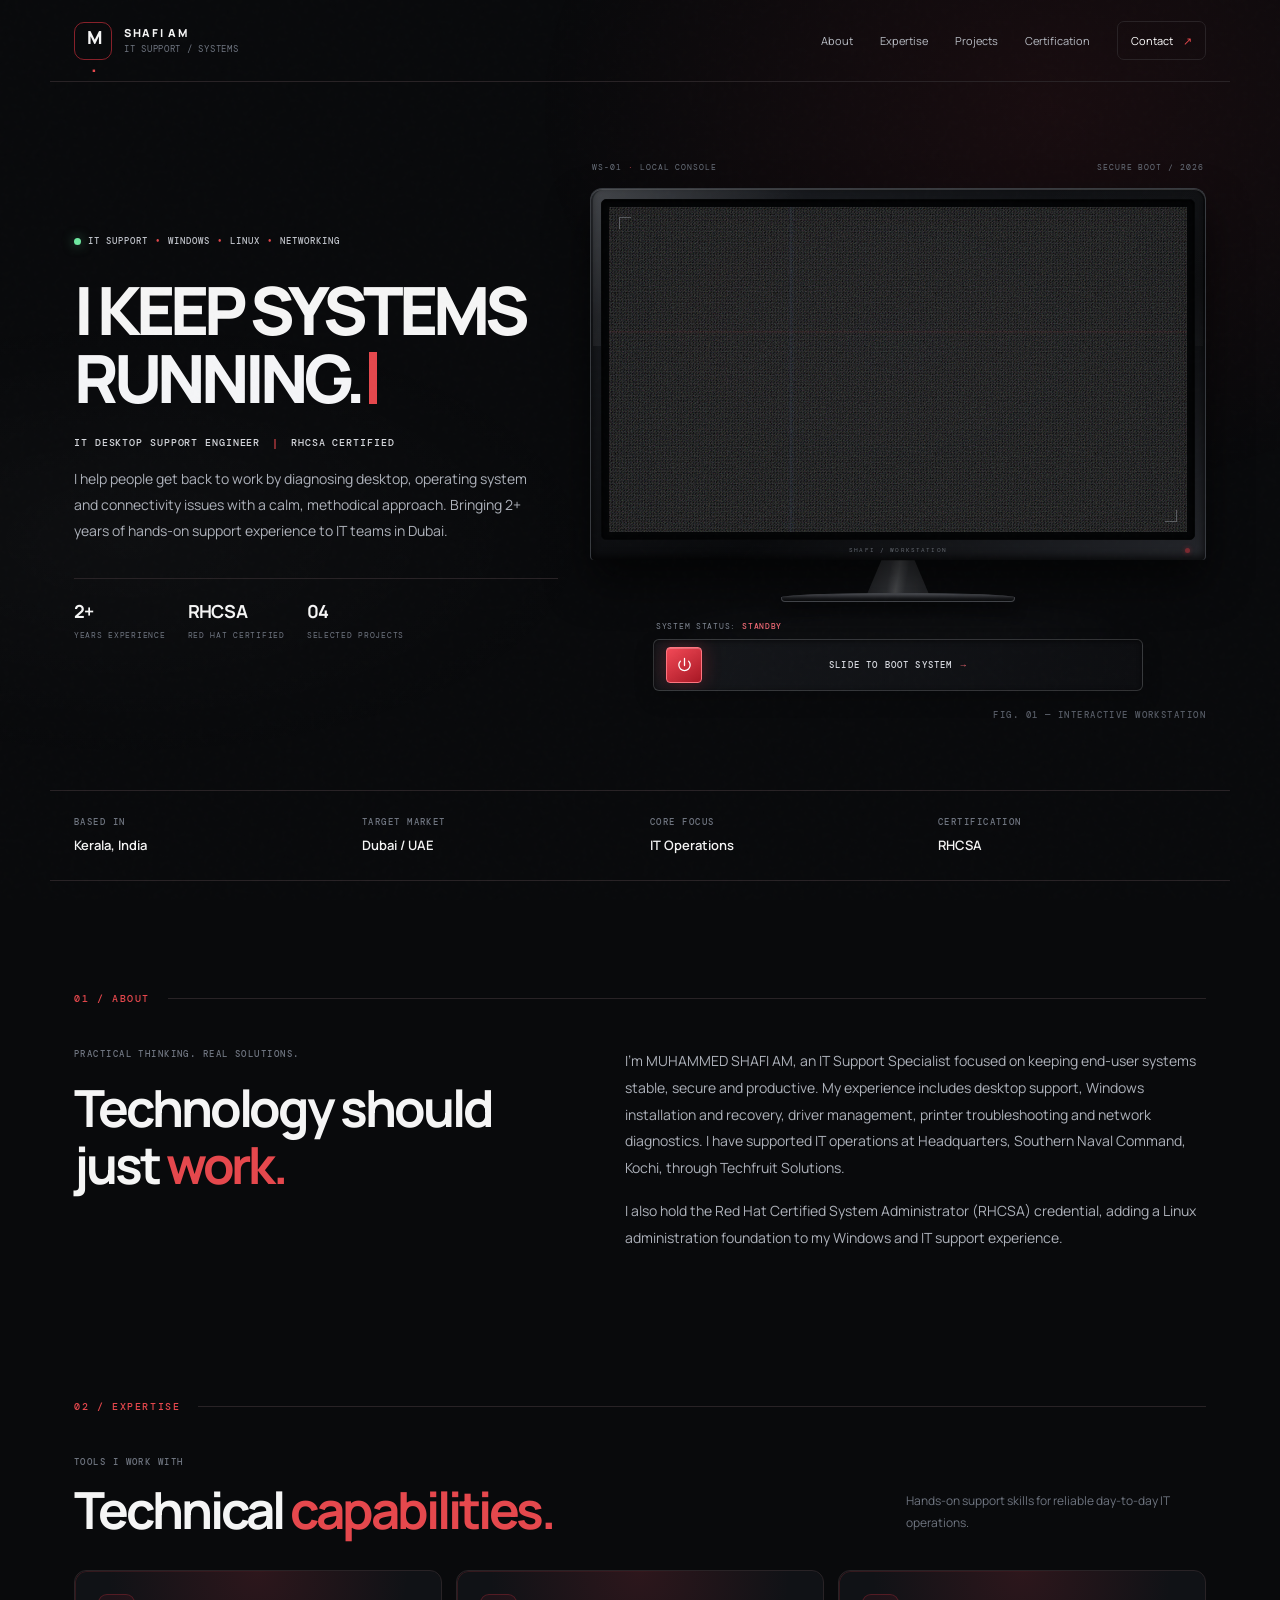
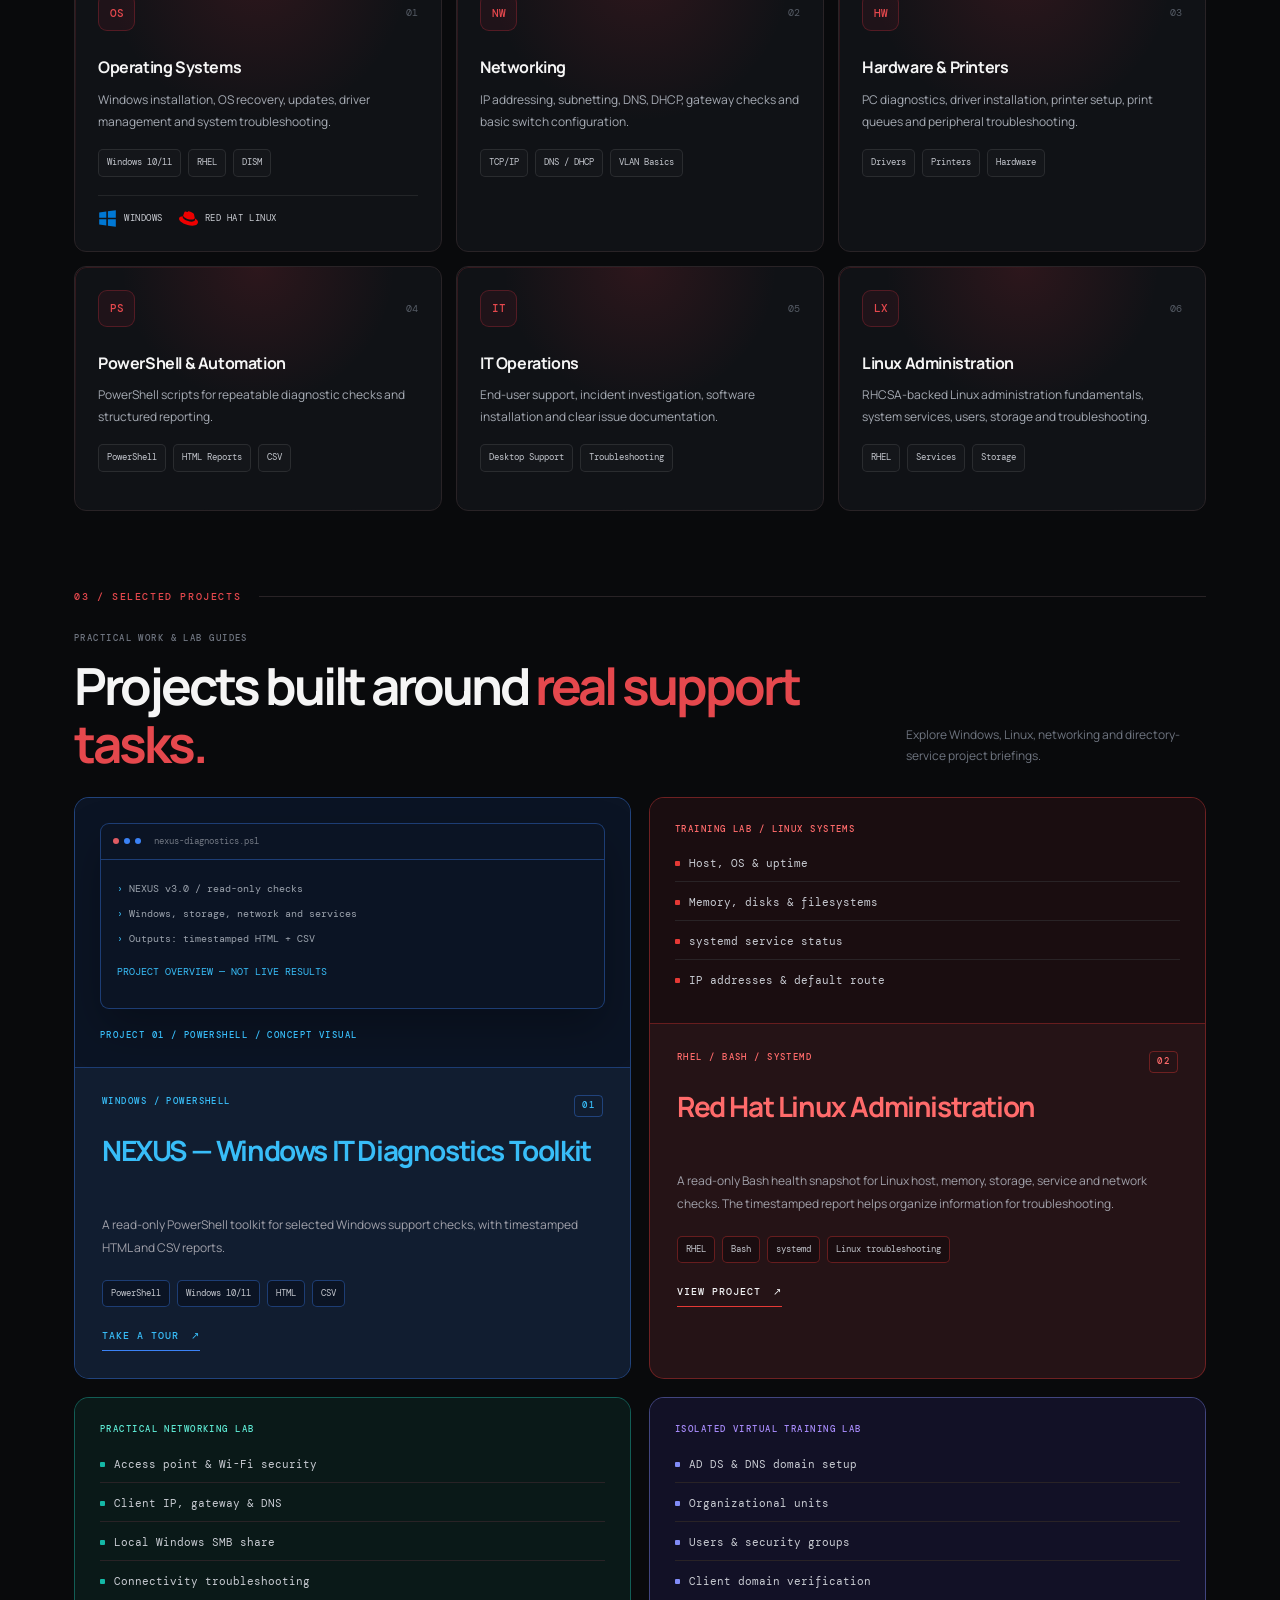
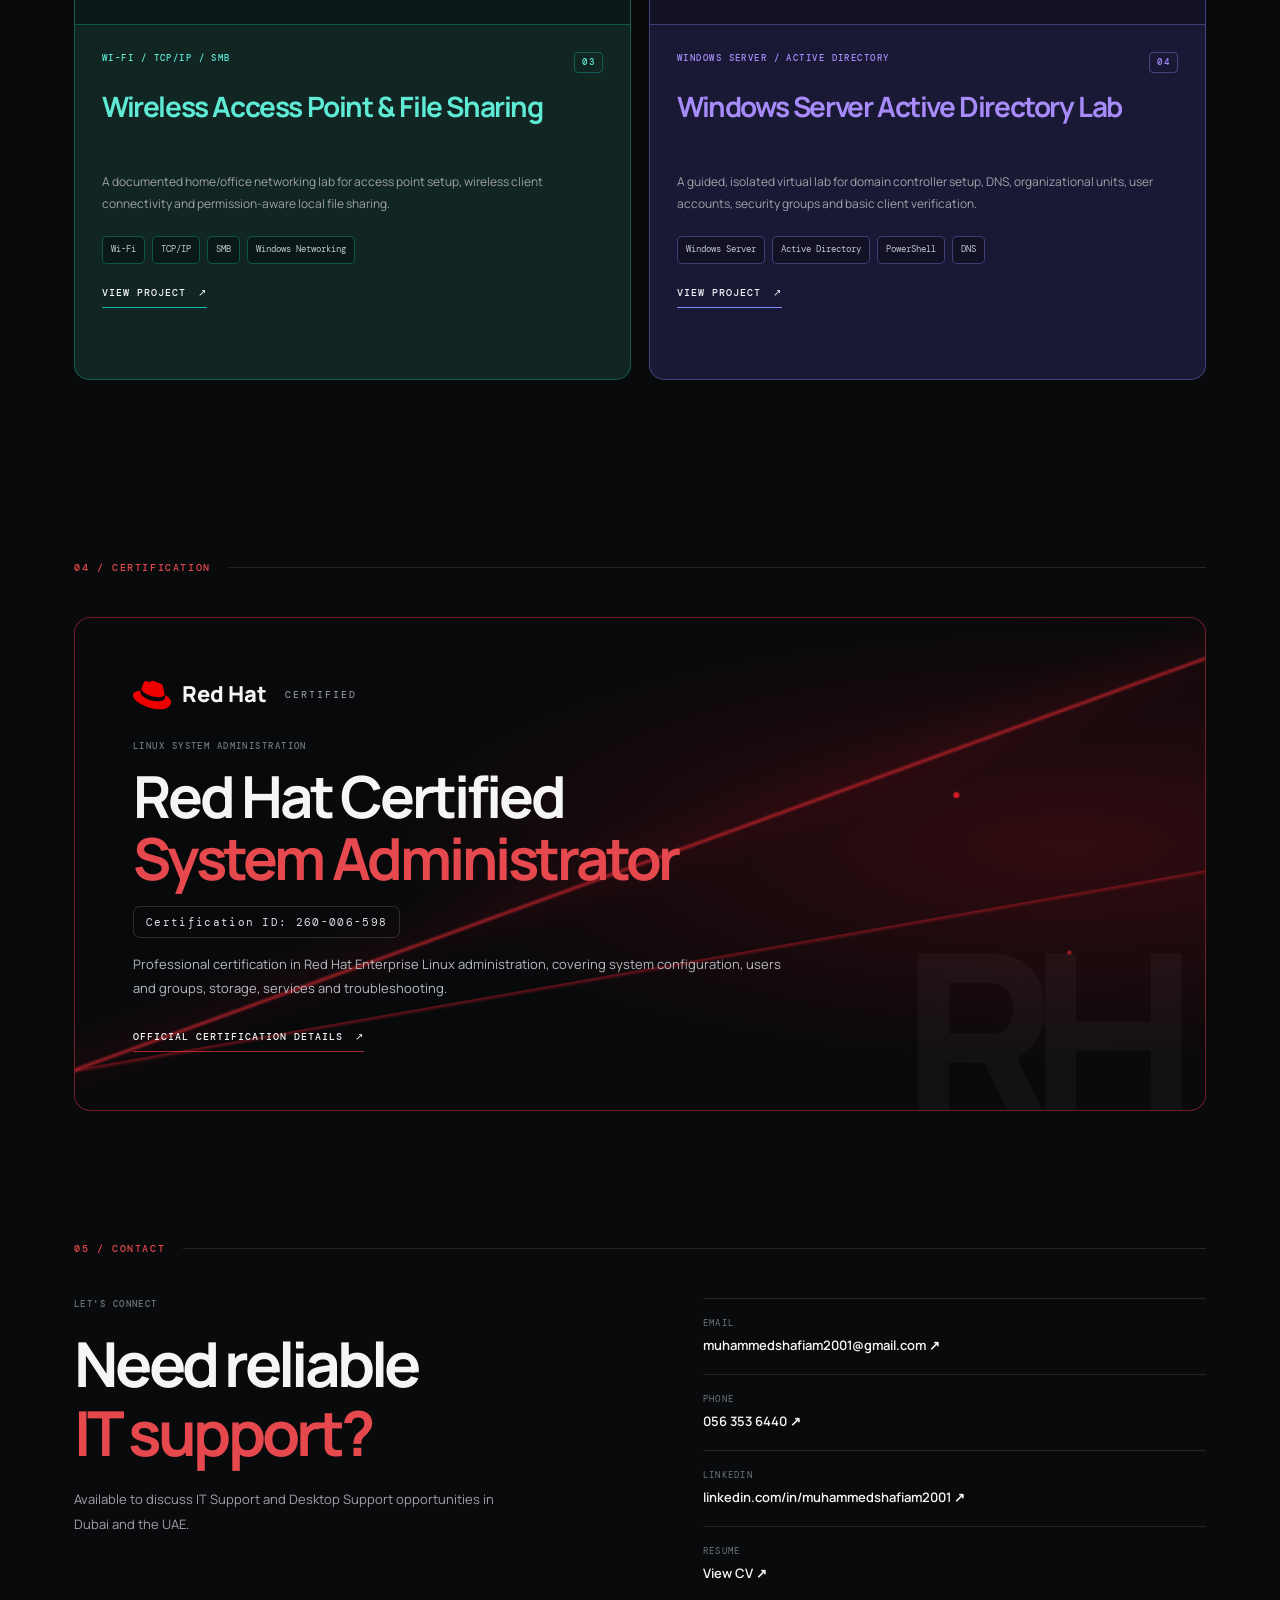
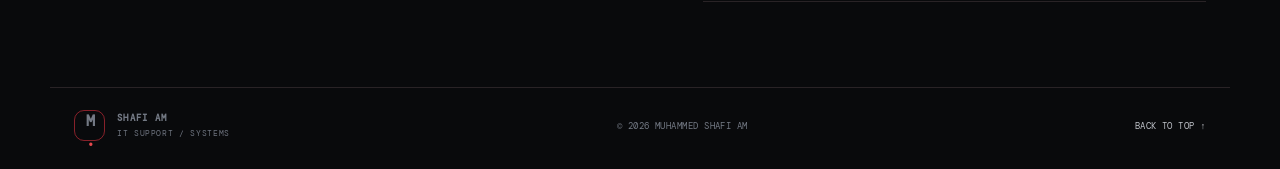
<file: index.html>
<!doctype html>
<html lang="en">
<head>
  <meta charset="utf-8">
  <meta name="viewport" content="width=device-width, initial-scale=1">
  <meta name="theme-color" content="#090a0c">
  <meta name="description" content="MUHAMMED SHAFI AM — IT Support Specialist, RHCSA certified, with hands-on desktop support experience supporting Southern Naval Command through Techfruit Solutions.">
  <title>MUHAMMED SHAFI AM | IT Support Specialist</title>
  <link rel="preconnect" href="https://fonts.googleapis.com">
  <link rel="preconnect" href="https://fonts.gstatic.com" crossorigin>
  <link href="https://fonts.googleapis.com/css2?family=DM+Mono:wght@400;500&family=Manrope:wght@400;500;600;700;800&display=swap" rel="stylesheet">
  <link rel="stylesheet" href="style.css">
  <script src="script.js" defer></script>
</head>
<body>
  <div class="page-noise" aria-hidden="true"></div>
  <header class="site-header">
    <a class="brand" href="#home" aria-label="Muhammed Shafi AM home">
      <span class="brand-mark">M<span>.</span></span>
      <span class="brand-name">SHAFI AM<small>IT SUPPORT / SYSTEMS</small></span>
    </a>
    <button class="menu-toggle" type="button" aria-expanded="false" aria-controls="primary-nav" aria-label="Toggle navigation">
      <span></span><span></span>
    </button>
    <nav id="primary-nav" class="primary-nav" aria-label="Main navigation">
      <a href="#about">About</a>
      <a href="#skills">Expertise</a>
      <a href="#projects">Projects</a>
      <a href="#certifications">Certification</a>
      <a class="nav-contact" href="#contact">Contact <span>↗</span></a>
    </nav>
  </header>

  <main>
    <section class="hero section-wrap" id="home">
      <div class="hero-copy">
        <p class="eyebrow"><span class="status-dot"></span> IT SUPPORT <i>•</i> WINDOWS <i>•</i> LINUX <i>•</i> NETWORKING</p>
        <h1>I KEEP SYSTEMS <span>RUNNING.</span></h1>
        <p class="hero-role">IT DESKTOP SUPPORT ENGINEER <span>|</span> RHCSA CERTIFIED</p>
        <p class="hero-intro">I help people get back to work by diagnosing desktop, operating system and connectivity issues with a calm, methodical approach. Bringing 2+ years of hands-on support experience to IT teams in Dubai.</p>
        <div class="hero-proof">
          <div><strong>2+</strong><span>YEARS EXPERIENCE</span></div>
          <div><strong>RHCSA</strong><span>RED HAT CERTIFIED</span></div>
          <div><strong>04</strong><span>SELECTED PROJECTS</span></div>
        </div>
      </div>
      <div class="hero-visual" aria-label="Interactive workstation boot experience">
        <div class="monitor-scene" id="boot-monitor" data-state="standby" style="--boot-progress: 0">
          <div class="network-grid" aria-hidden="true"></div>
          <span class="monitor-hud hud-left" aria-hidden="true">WS-01 <i>·</i> LOCAL CONSOLE</span>
          <span class="monitor-hud hud-right" aria-hidden="true">SECURE BOOT / 2026</span>
          <div class="monitor">
            <div class="monitor-bezel">
              <div class="monitor-screen" aria-live="polite">
                <div class="screen-backlight" aria-hidden="true"></div>
                <div class="screen-noise" aria-hidden="true"></div>
                <div class="screen-scanlines" aria-hidden="true"></div>
                <div class="screen-glitch" aria-hidden="true"></div>
                <div class="boot-console">
                  <span class="boot-brand">SHAFI<span>/</span>SUPPORT <i>BIOS v2.6</i></span>
                  <p class="boot-line" data-step="18"><i>01</i> INITIALIZING HARDWARE<span class="boot-result">OK</span></p>
                  <p class="boot-line" data-step="39"><i>02</i> CHECKING SYSTEM INTEGRITY<span class="boot-result">PASS</span></p>
                  <p class="boot-line" data-step="61"><i>03</i> LOADING IT SUPPORT ENVIRONMENT<span class="boot-result">READY</span></p>
                  <p class="boot-line boot-complete" data-step="83"><i>04</i> SYSTEM ONLINE<span class="boot-result">100%</span></p>
                </div>
                <div class="welcome-screen">
                  <span class="welcome-kicker"><i></i> WORKSTATION SESSION ESTABLISHED</span>
                  <h2>MUHAMMED<br>SHAFI AM<span>.</span></h2>
                  <p class="welcome-role">IT DESKTOP SUPPORT ENGINEER</p>
                  <span class="welcome-cert">RHCSA CERTIFIED <i>·</i> DUBAI / UAE</span>
                  <div class="welcome-status">
                    <p><span>WORKSTATION</span><b><i></i> ONLINE</b></p>
                    <p><span>NETWORK</span><b><i></i> CONNECTED</b></p>
                    <p><span>DIAGNOSTICS</span><b><i></i> READY</b></p>
                  </div>
                  <div class="welcome-actions">
                    <a href="#about">EXPLORE MY WORK <span>↘</span></a>
                    <a href="#projects">VIEW MY PROJECTS <span>↘</span></a>
                  </div>
                </div>
                <span class="screen-corner screen-corner-tl" aria-hidden="true"></span>
                <span class="screen-corner screen-corner-br" aria-hidden="true"></span>
              </div>
            </div>
            <div class="monitor-lower-bezel"><span>SHAFI / WORKSTATION</span><i class="monitor-power-led"></i></div>
          </div>
          <div class="monitor-stand" aria-hidden="true"><span></span></div>
          <div class="monitor-base" aria-hidden="true"></div>
          <div class="monitor-reflection" aria-hidden="true"></div>
          <div class="boot-controls">
            <div class="boot-status"><span>SYSTEM STATUS:</span><strong id="boot-status-text">STANDBY</strong><button class="boot-reset" id="boot-reset" type="button" aria-label="Reset workstation boot" hidden>↻ REBOOT</button></div>
            <div class="boot-slider" id="boot-slider" role="slider" tabindex="0" aria-label="Slide to boot workstation" aria-valuemin="0" aria-valuemax="100" aria-valuenow="0" aria-valuetext="System standby. Use arrow keys to boot." aria-describedby="boot-instructions">
              <span class="slider-track-fill" aria-hidden="true"></span>
              <span class="slider-instruction" id="boot-instructions">SLIDE TO BOOT SYSTEM <span>→</span></span>
              <span class="slider-handle" aria-hidden="true"><svg viewBox="0 0 24 24"><path d="M12 2v10M6.2 5.8a8 8 0 1 0 11.6 0"/></svg></span>
            </div>
            <span class="sr-only" id="boot-live-status" aria-live="polite">System status: standby.</span>
          </div>
        </div>
        <span class="visual-index">FIG. 01 — INTERACTIVE WORKSTATION</span>
      </div>
    </section>

    <section class="metrics-strip">
      <div><span class="metric-label">BASED IN</span><strong>Kerala, India</strong></div>
      <div><span class="metric-label">TARGET MARKET</span><strong>Dubai / UAE</strong></div>
      <div><span class="metric-label">CORE FOCUS</span><strong>IT Operations</strong></div>
      <div><span class="metric-label">CERTIFICATION</span><strong>RHCSA</strong></div>
    </section>

    <section class="content-section section-wrap" id="about">
      <div class="section-heading"><span class="section-index">01 / ABOUT</span><span class="heading-rule"></span></div>
      <div class="about-layout">
        <div>
          <p class="section-overline">PRACTICAL THINKING. REAL SOLUTIONS.</p>
          <h2>Technology should<br>just <span>work.</span></h2>
        </div>
        <div class="about-copy">
          <p>I’m MUHAMMED SHAFI AM, an IT Support Specialist focused on keeping end-user systems stable, secure and productive. My experience includes desktop support, Windows installation and recovery, driver management, printer troubleshooting and network diagnostics. I have supported IT operations at Headquarters, Southern Naval Command, Kochi, through Techfruit Solutions.</p>
          <p>I also hold the Red Hat Certified System Administrator (RHCSA) credential, adding a Linux administration foundation to my Windows and IT support experience.</p>
        </div>
      </div>
    </section>

    <section class="content-section section-wrap" id="skills">
      <div class="section-heading"><span class="section-index">02 / EXPERTISE</span><span class="heading-rule"></span></div>
      <div class="section-title-row"><div><p class="section-overline">TOOLS I WORK WITH</p><h2>Technical <span>capabilities.</span></h2></div><p class="section-side-note">Hands-on support skills for reliable day-to-day IT operations.</p></div>
      <div class="skills-grid">
        <article class="skill-card"><div class="skill-top"><span class="skill-symbol">OS</span><span class="card-number">01</span></div><h3>Operating Systems</h3><p>Windows installation, OS recovery, updates, driver management and system troubleshooting.</p><div class="skill-tags"><span>Windows 10/11</span><span>RHEL</span><span>DISM</span></div><div class="os-brand-row"><span class="os-brand"><svg class="windows-icon" viewBox="0 0 24 24" aria-hidden="true"><path fill="currentColor" d="M1.5 4.5 10.5 3.2v8H1.5V4.5zm11-1.6 10-1.4v9.7h-10V2.9zM1.5 12.8h9v8L1.5 19.5v-6.7zm11 0h10v9.7l-10-1.4v-8.3z"/></svg> WINDOWS</span><span class="os-brand"><svg class="redhat-icon" viewBox="0 0 24 24" aria-hidden="true"><path fill="currentColor" d="M16.009 13.386c1.577 0 3.86-.326 3.86-2.202a1.765 1.765 0 0 0-.04-.431l-.94-4.08c-.216-.898-.406-1.305-1.982-2.093-1.223-.625-3.888-1.658-4.676-1.658-.733 0-.947.946-1.822.946-.842 0-1.467-.706-2.255-.706-.757 0-1.25.515-1.63 1.576 0 0-1.06 2.99-1.197 3.424a.81.81 0 0 0-.028.245c0 1.162 4.577 4.974 10.71 4.974m4.101-1.435c.218 1.032.218 1.14.218 1.277 0 1.765-1.984 2.745-4.593 2.745-5.895.004-11.06-3.451-11.06-5.734a2.326 2.326 0 0 1 .19-.925C2.746 9.415 0 9.794 0 12.217c0 3.969 9.405 8.861 16.851 8.861 5.71 0 7.149-2.582 7.149-4.62 0-1.605-1.387-3.425-3.887-4.512"/></svg> RED HAT LINUX</span></div></article>
        <article class="skill-card"><div class="skill-top"><span class="skill-symbol">NW</span><span class="card-number">02</span></div><h3>Networking</h3><p>IP addressing, subnetting, DNS, DHCP, gateway checks and basic switch configuration.</p><div class="skill-tags"><span>TCP/IP</span><span>DNS / DHCP</span><span>VLAN Basics</span></div></article>
        <article class="skill-card"><div class="skill-top"><span class="skill-symbol">HW</span><span class="card-number">03</span></div><h3>Hardware & Printers</h3><p>PC diagnostics, driver installation, printer setup, print queues and peripheral troubleshooting.</p><div class="skill-tags"><span>Drivers</span><span>Printers</span><span>Hardware</span></div></article>
        <article class="skill-card"><div class="skill-top"><span class="skill-symbol">PS</span><span class="card-number">04</span></div><h3>PowerShell & Automation</h3><p>PowerShell scripts for repeatable diagnostic checks and structured reporting.</p><div class="skill-tags"><span>PowerShell</span><span>HTML Reports</span><span>CSV</span></div></article>
        <article class="skill-card"><div class="skill-top"><span class="skill-symbol">IT</span><span class="card-number">05</span></div><h3>IT Operations</h3><p>End-user support, incident investigation, software installation and clear issue documentation.</p><div class="skill-tags"><span>Desktop Support</span><span>Troubleshooting</span></div></article>
        <article class="skill-card"><div class="skill-top"><span class="skill-symbol">LX</span><span class="card-number">06</span></div><h3>Linux Administration</h3><p>RHCSA-backed Linux administration fundamentals, system services, users, storage and troubleshooting.</p><div class="skill-tags"><span>RHEL</span><span>Services</span><span>Storage</span></div></article>
      </div>
    </section>

    <section class="content-section section-wrap projects-section" id="projects">
      <div class="section-heading"><span class="section-index">03 / SELECTED PROJECTS</span><span class="heading-rule"></span></div>
      <div class="section-title-row"><div><p class="section-overline">PRACTICAL WORK &amp; LAB GUIDES</p><h2>Projects built around <span>real support tasks.</span></h2></div><p class="section-side-note">Explore Windows, Linux, networking and directory-service project briefings.</p></div>
      <div class="projects-grid">
        <article class="project-card project-card-stack project-card-nexus">
          <div class="project-visual"><div class="terminal-window"><div class="terminal-head"><i></i><i></i><i></i><span>nexus-diagnostics.ps1</span></div><div class="terminal-content"><p><em>›</em> NEXUS v3.0 / read-only checks</p><p><em>›</em> Windows, storage, network and services</p><p><em>›</em> Outputs: timestamped HTML + CSV</p><p class="terminal-ok">PROJECT OVERVIEW — NOT LIVE RESULTS</p></div></div><span class="visual-caption">PROJECT 01 / POWERSHELL / CONCEPT VISUAL</span></div>
          <div class="project-details"><div class="project-meta"><span>WINDOWS / POWERSHELL</span><span>01</span></div><h3>NEXUS — Windows IT Diagnostics Toolkit</h3><p>A read-only PowerShell toolkit for selected Windows support checks, with timestamped HTML and CSV reports.</p><div class="skill-tags"><span>PowerShell</span><span>Windows 10/11</span><span>HTML</span><span>CSV</span></div><div class="project-actions"><a class="text-link nexus-tour" href="projects/01-nexus-windows-diagnostics/index.html">TAKE A TOUR <span>↗</span></a></div></div>
        </article>
        <article class="project-card project-card-stack project-card-rhel">
          <div class="project-visual project-visual-summary"><span class="visual-caption">TRAINING LAB / LINUX SYSTEMS</span><ul class="project-summary-list"><li>Host, OS &amp; uptime</li><li>Memory, disks &amp; filesystems</li><li>systemd service status</li><li>IP addresses &amp; default route</li></ul></div>
          <div class="project-details"><div class="project-meta"><span>RHEL / BASH / SYSTEMD</span><span>02</span></div><h3>Red Hat Linux Administration</h3><p>A read-only Bash health snapshot for Linux host, memory, storage, service and network checks. The timestamped report helps organize information for troubleshooting.</p><div class="skill-tags"><span>RHEL</span><span>Bash</span><span>systemd</span><span>Linux troubleshooting</span></div><div class="project-actions"><a class="text-link" href="projects/IT_Project_Bundle/03-RHEL-Basic-Health-Check/index.html">VIEW PROJECT <span>↗</span></a></div></div>
        </article>
        <article class="project-card project-card-stack project-card-wireless">
          <div class="project-visual project-visual-summary"><span class="visual-caption">PRACTICAL NETWORKING LAB</span><ul class="project-summary-list"><li>Access point &amp; Wi-Fi security</li><li>Client IP, gateway &amp; DNS</li><li>Local Windows SMB share</li><li>Connectivity troubleshooting</li></ul></div>
          <div class="project-details"><div class="project-meta"><span>WI-FI / TCP/IP / SMB</span><span>03</span></div><h3>Wireless Access Point &amp; File Sharing</h3><p>A documented home/office networking lab for access point setup, wireless client connectivity and permission-aware local file sharing.</p><div class="skill-tags"><span>Wi-Fi</span><span>TCP/IP</span><span>SMB</span><span>Windows Networking</span></div><div class="project-actions"><a class="text-link" href="projects/IT_Project_Bundle/06-Wireless-AP-File-Sharing/index.html">VIEW PROJECT <span>↗</span></a></div></div>
        </article>
        <article class="project-card project-card-stack project-card-active-directory">
          <div class="project-visual project-visual-summary"><span class="visual-caption">ISOLATED VIRTUAL TRAINING LAB</span><ul class="project-summary-list"><li>AD DS &amp; DNS domain setup</li><li>Organizational units</li><li>Users &amp; security groups</li><li>Client domain verification</li></ul></div>
          <div class="project-details"><div class="project-meta"><span>WINDOWS SERVER / ACTIVE DIRECTORY</span><span>04</span></div><h3>Windows Server Active Directory Lab</h3><p>A guided, isolated virtual lab for domain controller setup, DNS, organizational units, user accounts, security groups and basic client verification.</p><div class="skill-tags"><span>Windows Server</span><span>Active Directory</span><span>PowerShell</span><span>DNS</span></div><div class="project-actions"><a class="text-link" href="projects/IT_Project_Bundle/04-Windows-Server-Active-Directory/index.html">VIEW PROJECT <span>↗</span></a></div></div>
        </article>
      </div>
    </section>

    <section class="content-section section-wrap" id="certifications">
      <div class="section-heading"><span class="section-index">04 / CERTIFICATION</span><span class="heading-rule"></span></div>
      <article class="rh-cert-banner">
        <div class="rh-cert-content"><div class="rh-cert-brand"><svg class="rh-mark" viewBox="0 0 24 24" aria-hidden="true"><path fill="currentColor" d="M16.009 13.386c1.577 0 3.86-.326 3.86-2.202a1.765 1.765 0 0 0-.04-.431l-.94-4.08c-.216-.898-.406-1.305-1.982-2.093-1.223-.625-3.888-1.658-4.676-1.658-.733 0-.947.946-1.822.946-.842 0-1.467-.706-2.255-.706-.757 0-1.25.515-1.63 1.576 0 0-1.06 2.99-1.197 3.424a.81.81 0 0 0-.028.245c0 1.162 4.577 4.974 10.71 4.974m4.101-1.435c.218 1.032.218 1.14.218 1.277 0 1.765-1.984 2.745-4.593 2.745-5.895.004-11.06-3.451-11.06-5.734a2.326 2.326 0 0 1 .19-.925C2.746 9.415 0 9.794 0 12.217c0 3.969 9.405 8.861 16.851 8.861 5.71 0 7.149-2.582 7.149-4.62 0-1.605-1.387-3.425-3.887-4.512"/></svg><span class="rh-brand-name">Red Hat</span><span class="rh-certified">CERTIFIED</span></div><p class="section-overline">LINUX SYSTEM ADMINISTRATION</p><h2>Red Hat Certified<br><span>System Administrator</span></h2><div class="credential-code">Certification ID: 260-006-598</div><p class="rh-description">Professional certification in Red Hat Enterprise Linux administration, covering system configuration, users and groups, storage, services and troubleshooting.</p><a class="text-link" href="https://www.redhat.com/en/services/certification/rhcsa" target="_blank" rel="noopener noreferrer">OFFICIAL CERTIFICATION DETAILS <span>↗</span></a></div><span class="rh-watermark" aria-hidden="true">RH</span>
      </article>
    </section>

    <section class="contact-section section-wrap" id="contact">
      <div class="section-heading"><span class="section-index">05 / CONTACT</span><span class="heading-rule"></span></div>
      <div class="contact-layout"><div><p class="section-overline">LET'S CONNECT</p><h2>Need reliable<br><span>IT support?</span></h2><p class="contact-copy">Available to discuss IT Support and Desktop Support opportunities in Dubai and the UAE.</p></div><div class="contact-actions"><a class="contact-link" href="https://mail.google.com/mail/?view=cm&fs=1&to=muhammedshafiam2001@gmail.com" target="_blank" rel="noopener noreferrer"><span>Email</span><strong>muhammedshafiam2001@gmail.com ↗</strong></a><a class="contact-link" href="tel:+971563536440"><span>Phone</span><strong>056 353 6440 ↗</strong></a><a class="contact-link" href="https://www.linkedin.com/in/muhammedshafiam2001" target="_blank" rel="noopener noreferrer"><span>LinkedIn</span><strong>linkedin.com/in/muhammedshafiam2001 ↗</strong></a><a class="contact-link" href="assets/MUHAMMED%20SHAFI%20CV%20IT.pdf" target="_blank" rel="noopener noreferrer"><span>Resume</span><strong>View CV ↗</strong></a></div></div>
    </section>
  </main>

  <footer class="site-footer"><a class="brand footer-brand" href="#home"><span class="brand-mark">M<span>.</span></span><span class="brand-name">SHAFI AM<small>IT SUPPORT / SYSTEMS</small></span></a><span>© <span id="year"></span> MUHAMMED SHAFI AM</span><a href="#home" class="back-top">BACK TO TOP ↑</a></footer>
</body>
</html>
</file>
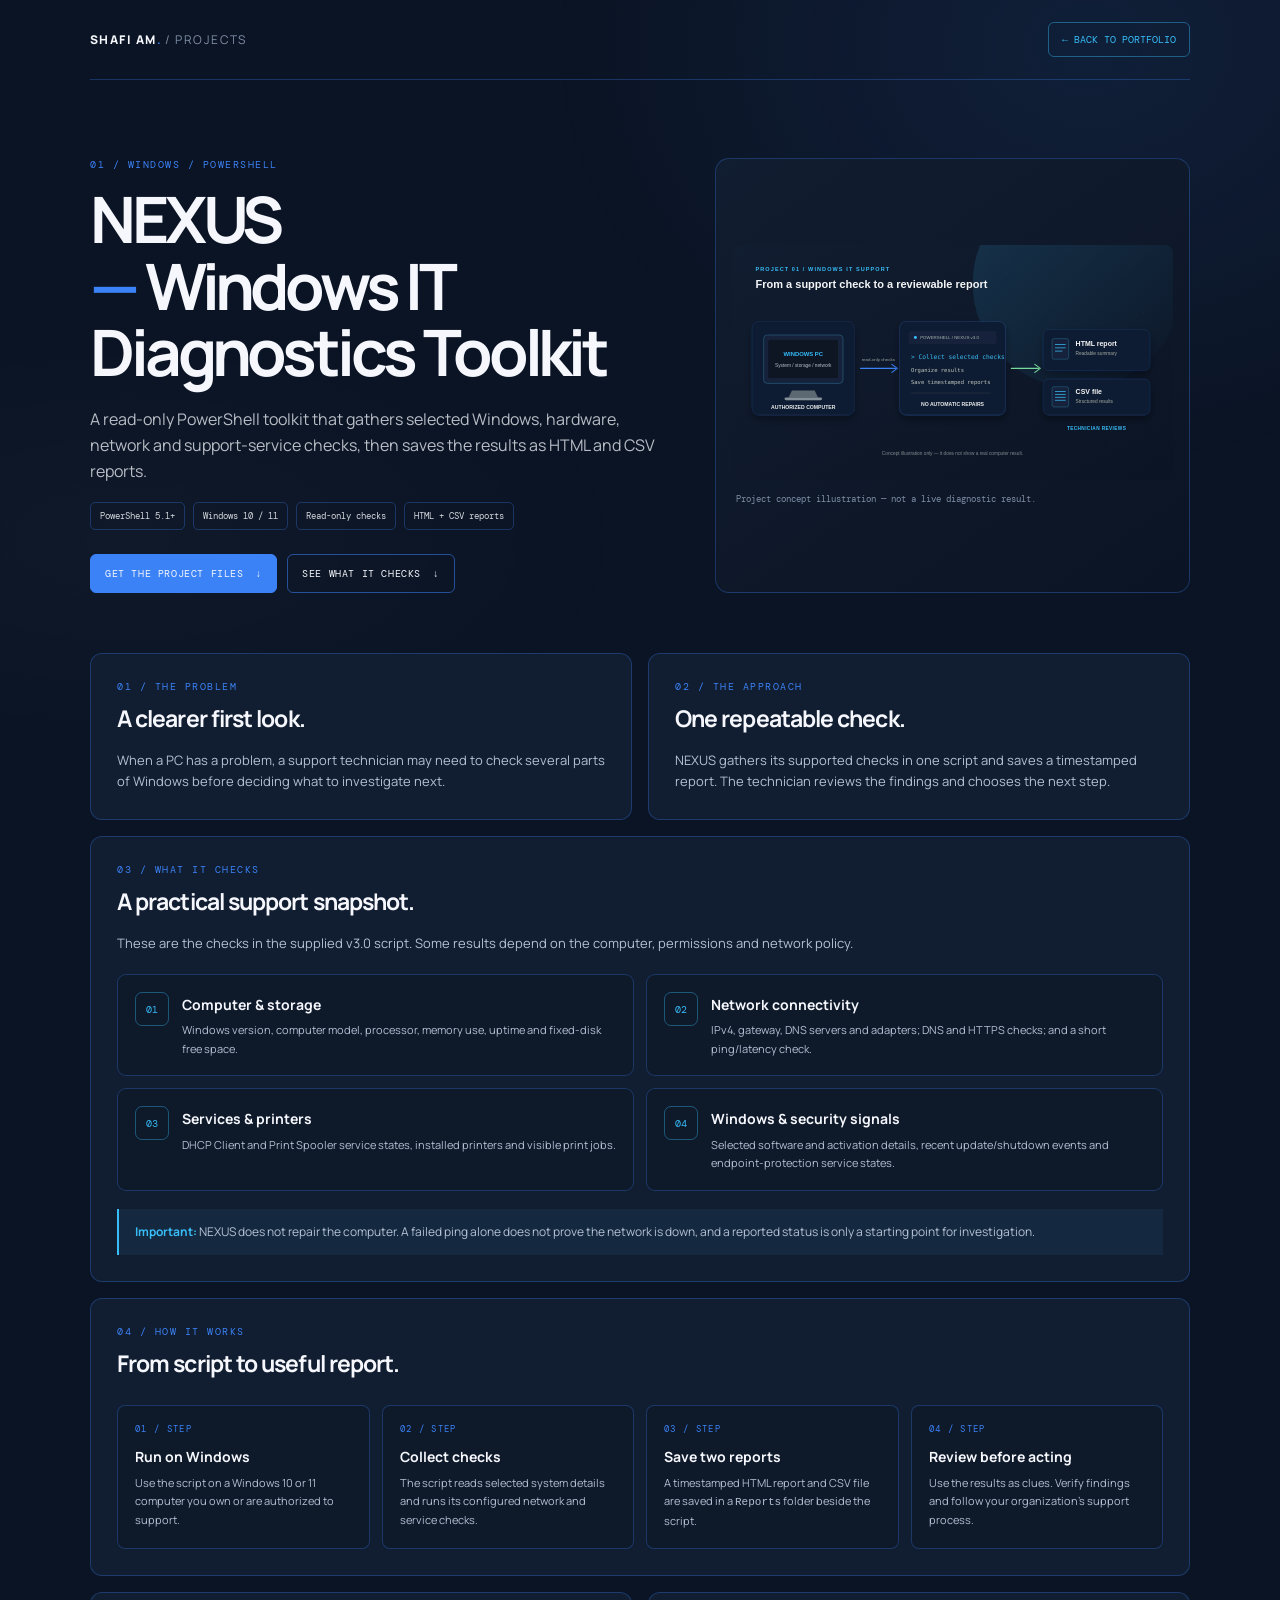
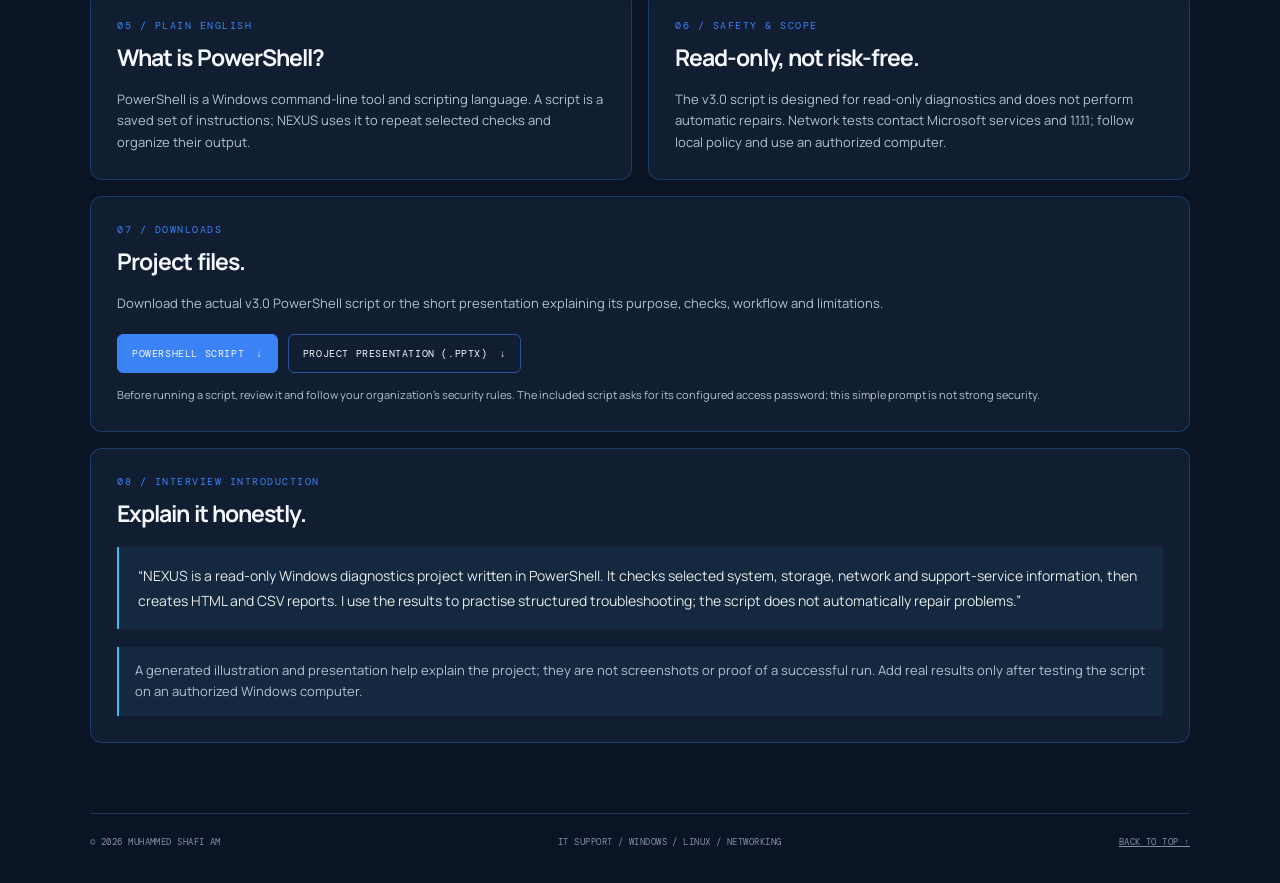
<file: projects/01-nexus-windows-diagnostics/index.html>
<!doctype html>
<html lang="en">
<head>
  <meta charset="utf-8">
  <meta name="viewport" content="width=device-width,initial-scale=1">
  <meta name="description" content="NEXUS is a read-only Windows PowerShell diagnostics toolkit that creates HTML and CSV reports for IT troubleshooting.">
  <meta name="theme-color" content="#0B1424">
  <title>NEXUS — Windows IT Diagnostics Toolkit | MUHAMMED SHAFI AM</title>
  <link rel="preconnect" href="https://fonts.googleapis.com">
  <link rel="preconnect" href="https://fonts.gstatic.com" crossorigin>
  <link href="https://fonts.googleapis.com/css2?family=DM+Mono:wght@400;500&family=Manrope:wght@400;500;600;700;800&display=swap" rel="stylesheet">
  <link rel="stylesheet" href="style.css">
  <script src="script.js" defer></script>
</head>
<body class="theme-nexus">
  <div class="wrap">
    <header class="top" id="top">
      <a class="brand" href="../../index.html">SHAFI AM<b>.</b> <span>/ PROJECTS</span></a>
      <a class="back" href="../../index.html">← BACK TO PORTFOLIO</a>
    </header>
    <main>
      <section class="hero">
        <div>
          <div class="eyebrow">01 / WINDOWS / POWERSHELL</div>
          <h1>NEXUS<br><span>—</span> Windows IT Diagnostics Toolkit</h1>
          <p class="lead">A read-only PowerShell toolkit that gathers selected Windows, hardware, network and support-service checks, then saves the results as HTML and CSV reports.</p>
          <div class="tags">
            <span>PowerShell 5.1+</span>
            <span>Windows 10 / 11</span>
            <span>Read-only checks</span>
            <span>HTML + CSV reports</span>
          </div>
          <div class="actions">
            <a class="btn primary" href="#downloads">GET THE PROJECT FILES <span aria-hidden="true">↓</span></a>
            <a class="btn" href="#what-it-checks">SEE WHAT IT CHECKS <span aria-hidden="true">↓</span></a>
          </div>
        </div>
        <figure class="visual-art">
          <img src="assets/nexus-workflow.svg" alt="Illustration of a Windows PC sending diagnostic checks through NEXUS to HTML and CSV reports">
          <figcaption>Project concept illustration — not a live diagnostic result.</figcaption>
        </figure>
      </section>

      <section class="grid">
        <article class="card">
          <div class="label">01 / THE PROBLEM</div>
          <h2>A clearer first look.</h2>
          <p>When a PC has a problem, a support technician may need to check several parts of Windows before deciding what to investigate next.</p>
        </article>
        <article class="card">
          <div class="label">02 / THE APPROACH</div>
          <h2>One repeatable check.</h2>
          <p>NEXUS gathers its supported checks in one script and saves a timestamped report. The technician reviews the findings and chooses the next step.</p>
        </article>
        <article class="card wide">
          <div class="label">03 / WHAT IT CHECKS</div>
          <h2>A practical support snapshot.</h2>
          <p class="section-intro">These are the checks in the supplied v3.0 script. Some results depend on the computer, permissions and network policy.</p>
          <div class="check-grid" id="what-it-checks">
            <section class="check-item">
              <span class="check-icon" aria-hidden="true">01</span>
              <div><h3>Computer &amp; storage</h3><p>Windows version, computer model, processor, memory use, uptime and fixed-disk free space.</p></div>
            </section>
            <section class="check-item">
              <span class="check-icon" aria-hidden="true">02</span>
              <div><h3>Network connectivity</h3><p>IPv4, gateway, DNS servers and adapters; DNS and HTTPS checks; and a short ping/latency check.</p></div>
            </section>
            <section class="check-item">
              <span class="check-icon" aria-hidden="true">03</span>
              <div><h3>Services &amp; printers</h3><p>DHCP Client and Print Spooler service states, installed printers and visible print jobs.</p></div>
            </section>
            <section class="check-item">
              <span class="check-icon" aria-hidden="true">04</span>
              <div><h3>Windows &amp; security signals</h3><p>Selected software and activation details, recent update/shutdown events and endpoint-protection service states.</p></div>
            </section>
          </div>
          <p class="caution"><strong>Important:</strong> NEXUS does not repair the computer. A failed ping alone does not prove the network is down, and a reported status is only a starting point for investigation.</p>
        </article>
        <article class="card wide">
          <div class="label">04 / HOW IT WORKS</div>
          <h2>From script to useful report.</h2>
          <div class="steps">
            <article class="step"><div class="stepnum">01 / STEP</div><h3>Run on Windows</h3><p>Use the script on a Windows 10 or 11 computer you own or are authorized to support.</p></article>
            <article class="step"><div class="stepnum">02 / STEP</div><h3>Collect checks</h3><p>The script reads selected system details and runs its configured network and service checks.</p></article>
            <article class="step"><div class="stepnum">03 / STEP</div><h3>Save two reports</h3><p>A timestamped HTML report and CSV file are saved in a <code>Reports</code> folder beside the script.</p></article>
            <article class="step"><div class="stepnum">04 / STEP</div><h3>Review before acting</h3><p>Use the results as clues. Verify findings and follow your organization’s support process.</p></article>
          </div>
        </article>
        <article class="card">
          <div class="label">05 / PLAIN ENGLISH</div>
          <h2>What is PowerShell?</h2>
          <p>PowerShell is a Windows command-line tool and scripting language. A script is a saved set of instructions; NEXUS uses it to repeat selected checks and organize their output.</p>
        </article>
        <article class="card">
          <div class="label">06 / SAFETY &amp; SCOPE</div>
          <h2>Read-only, not risk-free.</h2>
          <p>The v3.0 script is designed for read-only diagnostics and does not perform automatic repairs. Network tests contact Microsoft services and 1.1.1.1; follow local policy and use an authorized computer.</p>
        </article>
        <article class="card wide" id="downloads">
          <div class="label">07 / DOWNLOADS</div>
          <h2>Project files.</h2>
          <p>Download the actual v3.0 PowerShell script or the short presentation explaining its purpose, checks, workflow and limitations.</p>
          <div class="actions">
            <a class="btn primary" href="assets/NEXUS_Windows_IT_Diagnostics_Toolkit_v3.ps1" download>POWERSHELL SCRIPT <span aria-hidden="true">↓</span></a>
            <a class="btn" href="assets/NEXUS_Windows_IT_Diagnostics_Project.pptx" download>PROJECT PRESENTATION (.PPTX) <span aria-hidden="true">↓</span></a>
          </div>
          <p class="download-note">Before running a script, review it and follow your organization’s security rules. The included script asks for its configured access password; this simple prompt is not strong security.</p>
        </article>
        <article class="card wide">
          <div class="label">08 / INTERVIEW INTRODUCTION</div>
          <h2>Explain it honestly.</h2>
          <blockquote>“NEXUS is a read-only Windows diagnostics project written in PowerShell. It checks selected system, storage, network and support-service information, then creates HTML and CSV reports. I use the results to practise structured troubleshooting; the script does not automatically repair problems.”</blockquote>
          <p class="note">A generated illustration and presentation help explain the project; they are not screenshots or proof of a successful run. Add real results only after testing the script on an authorized Windows computer.</p>
        </article>
      </section>
    </main>
    <footer class="footer">
      <span>© <span id="year"></span> MUHAMMED SHAFI AM</span>
      <span>IT SUPPORT / WINDOWS / LINUX / NETWORKING</span>
      <a href="#top">BACK TO TOP ↑</a>
    </footer>
  </div>
</body>
</html>
</file>
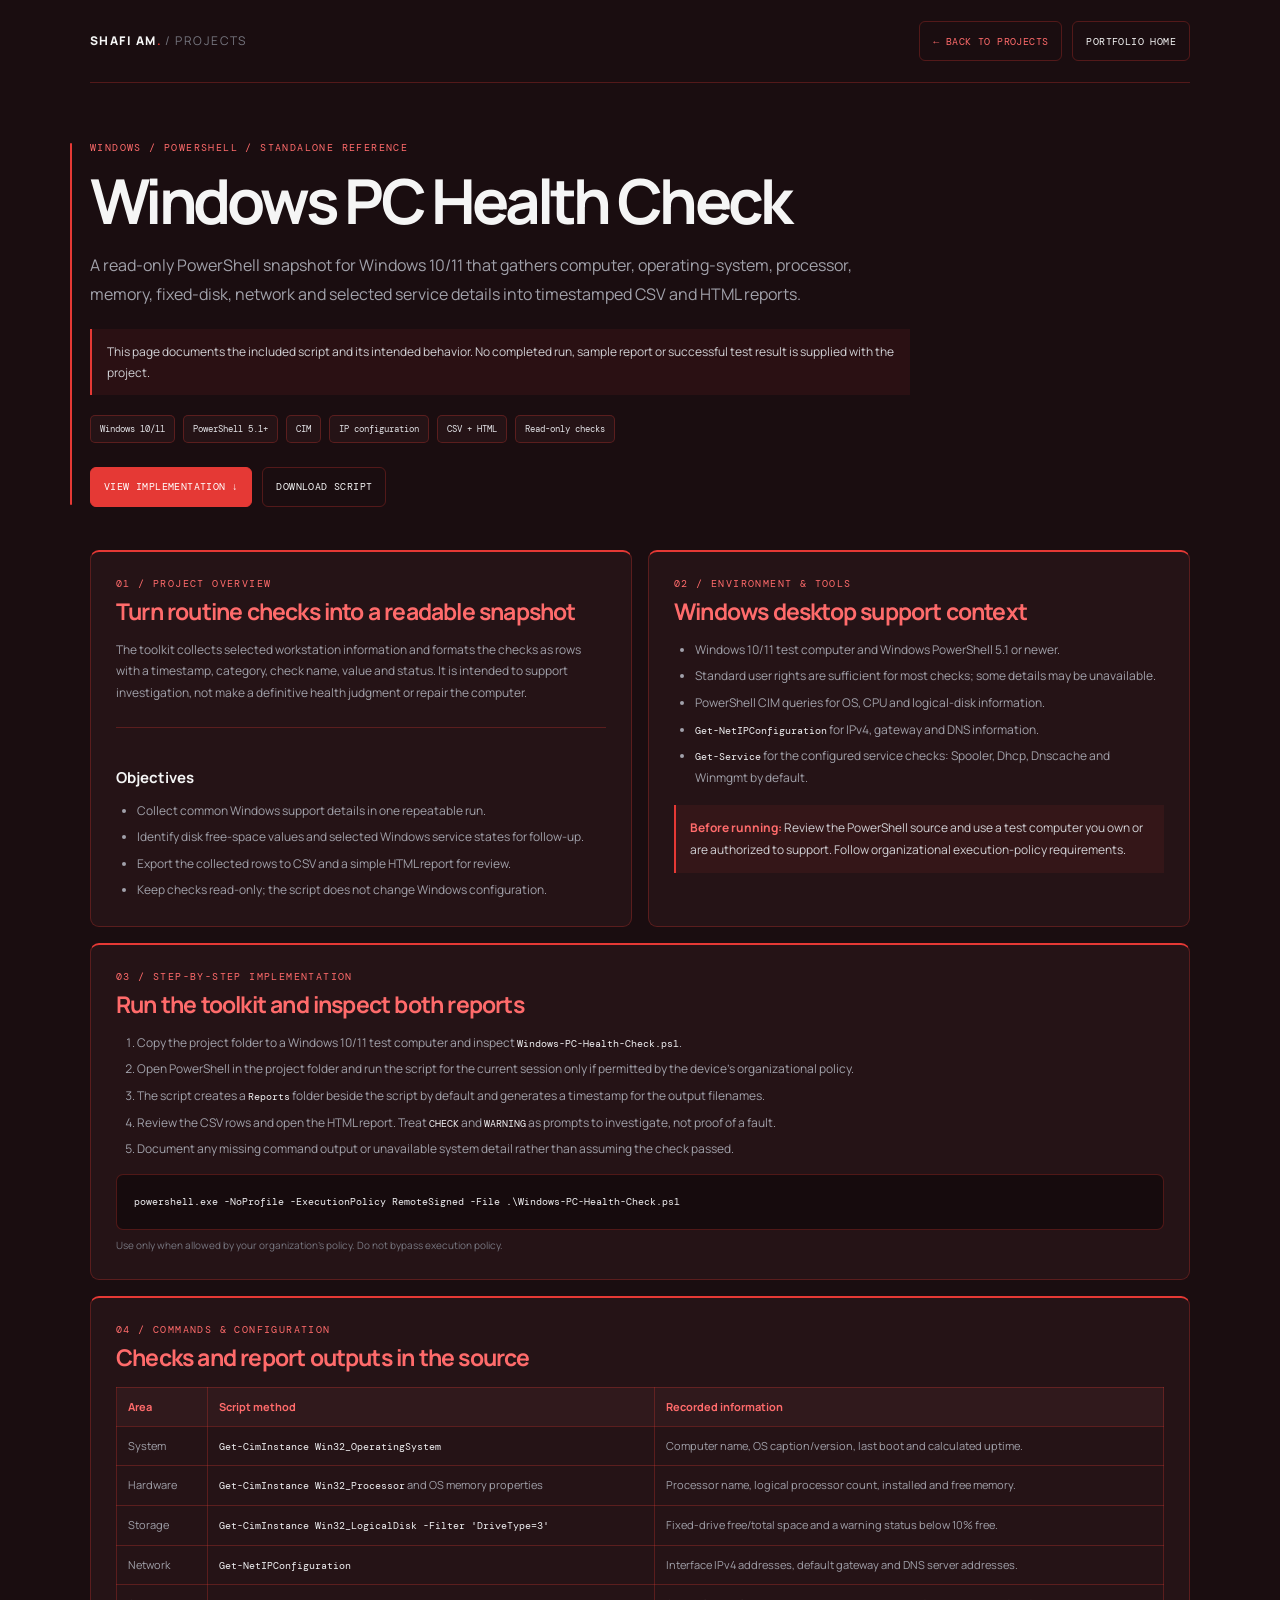
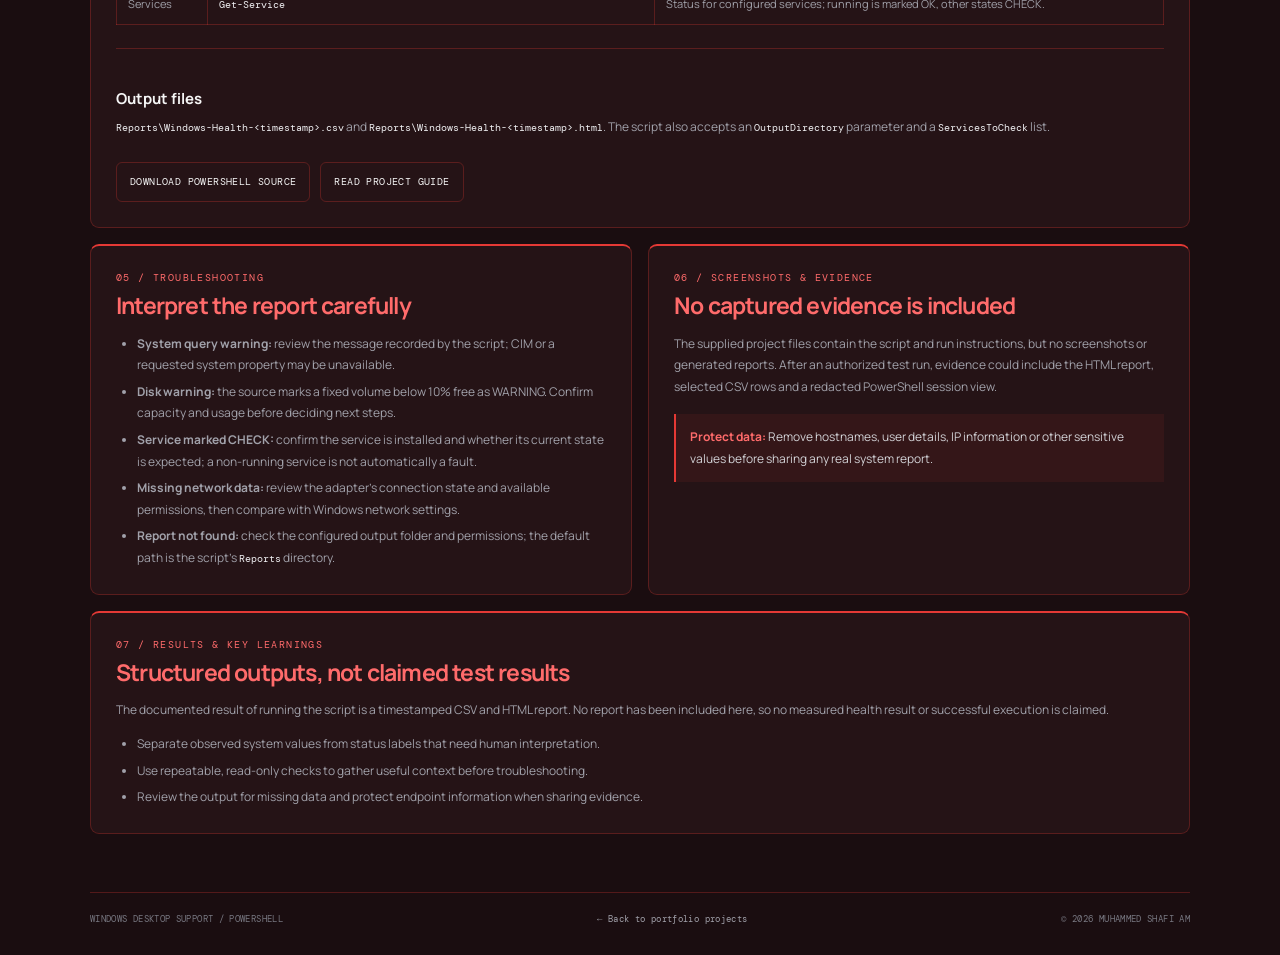
<file: projects/IT_Project_Bundle/02-Windows-PC-Health-Check/index.html>
<!doctype html>
<html lang="en">
<head>
  <meta charset="utf-8">
  <meta name="viewport" content="width=device-width,initial-scale=1">
  <meta name="description" content="Windows PC Health Check project briefing: a read-only PowerShell snapshot for system, storage, network and service checks with CSV and HTML reports.">
  <meta name="theme-color" content="#0B1120">
  <title>Windows PC Health Check | MUHAMMED SHAFI AM</title>
  <link rel="preconnect" href="https://fonts.googleapis.com">
  <link rel="preconnect" href="https://fonts.gstatic.com" crossorigin>
  <link href="https://fonts.googleapis.com/css2?family=DM+Mono:wght@400;500&family=Manrope:wght@400;500;600;700;800&display=swap" rel="stylesheet">
  <link rel="stylesheet" href="../project-page.css">
  <script src="../project-page.js" defer></script>
</head>
<body class="theme-windows">
  <div class="case-wrap">
    <header class="case-header">
      <a class="case-brand" href="../../../index.html#home">SHAFI AM<b>.</b> <span>/ PROJECTS</span></a>
      <nav class="case-nav" aria-label="Project navigation">
        <a class="case-back" href="../../../index.html#projects">← BACK TO PROJECTS</a>
        <a class="case-home" href="../../../index.html#home">PORTFOLIO HOME</a>
      </nav>
    </header>
    <main>
      <section class="case-hero">
        <div class="case-label">WINDOWS / POWERSHELL / STANDALONE REFERENCE</div>
        <h1>Windows PC Health Check</h1>
        <p class="case-lead">A read-only PowerShell snapshot for Windows 10/11 that gathers computer, operating-system, processor, memory, fixed-disk, network and selected service details into timestamped CSV and HTML reports.</p>
        <p class="case-notice">This page documents the included script and its intended behavior. No completed run, sample report or successful test result is supplied with the project.</p>
        <div class="case-tags"><span>Windows 10/11</span><span>PowerShell 5.1+</span><span>CIM</span><span>IP configuration</span><span>CSV + HTML</span><span>Read-only checks</span></div>
        <div class="case-actions">
          <a class="case-button case-button-primary" href="#implementation">VIEW IMPLEMENTATION ↓</a>
          <a class="case-button" href="Windows-PC-Health-Check.ps1" download>DOWNLOAD SCRIPT</a>
        </div>
      </section>

      <section class="case-grid" aria-label="Project briefing">
        <article class="case-card">
          <div class="case-index">01 / PROJECT OVERVIEW</div>
          <h2>Turn routine checks into a readable snapshot</h2>
          <p>The toolkit collects selected workstation information and formats the checks as rows with a timestamp, category, check name, value and status. It is intended to support investigation, not make a definitive health judgment or repair the computer.</p>
          <div class="case-subsection">
            <h3>Objectives</h3>
            <ul>
              <li>Collect common Windows support details in one repeatable run.</li>
              <li>Identify disk free-space values and selected Windows service states for follow-up.</li>
              <li>Export the collected rows to CSV and a simple HTML report for review.</li>
              <li>Keep checks read-only; the script does not change Windows configuration.</li>
            </ul>
          </div>
        </article>

        <article class="case-card">
          <div class="case-index">02 / ENVIRONMENT &amp; TOOLS</div>
          <h2>Windows desktop support context</h2>
          <ul>
            <li>Windows 10/11 test computer and Windows PowerShell 5.1 or newer.</li>
            <li>Standard user rights are sufficient for most checks; some details may be unavailable.</li>
            <li>PowerShell CIM queries for OS, CPU and logical-disk information.</li>
            <li><code>Get-NetIPConfiguration</code> for IPv4, gateway and DNS information.</li>
            <li><code>Get-Service</code> for the configured service checks: Spooler, Dhcp, Dnscache and Winmgmt by default.</li>
          </ul>
          <p class="case-callout"><strong>Before running:</strong> Review the PowerShell source and use a test computer you own or are authorized to support. Follow organizational execution-policy requirements.</p>
        </article>

        <article class="case-card case-card-wide" id="implementation">
          <div class="case-index">03 / STEP-BY-STEP IMPLEMENTATION</div>
          <h2>Run the toolkit and inspect both reports</h2>
          <ol>
            <li>Copy the project folder to a Windows 10/11 test computer and inspect <code>Windows-PC-Health-Check.ps1</code>.</li>
            <li>Open PowerShell in the project folder and run the script for the current session only if permitted by the device's organizational policy.</li>
            <li>The script creates a <code>Reports</code> folder beside the script by default and generates a timestamp for the output filenames.</li>
            <li>Review the CSV rows and open the HTML report. Treat <code>CHECK</code> and <code>WARNING</code> as prompts to investigate, not proof of a fault.</li>
            <li>Document any missing command output or unavailable system detail rather than assuming the check passed.</li>
          </ol>
          <div class="case-code">
            <pre><code>powershell.exe -NoProfile -ExecutionPolicy RemoteSigned -File .\Windows-PC-Health-Check.ps1</code></pre>
          </div>
          <p class="case-copy-status">Use only when allowed by your organization's policy. Do not bypass execution policy.</p>
        </article>

        <article class="case-card case-card-wide" id="configuration">
          <div class="case-index">04 / COMMANDS &amp; CONFIGURATION</div>
          <h2>Checks and report outputs in the source</h2>
          <div class="case-table-wrap">
            <table class="case-table">
              <thead><tr><th>Area</th><th>Script method</th><th>Recorded information</th></tr></thead>
              <tbody>
                <tr><td>System</td><td><code>Get-CimInstance Win32_OperatingSystem</code></td><td>Computer name, OS caption/version, last boot and calculated uptime.</td></tr>
                <tr><td>Hardware</td><td><code>Get-CimInstance Win32_Processor</code> and OS memory properties</td><td>Processor name, logical processor count, installed and free memory.</td></tr>
                <tr><td>Storage</td><td><code>Get-CimInstance Win32_LogicalDisk -Filter 'DriveType=3'</code></td><td>Fixed-drive free/total space and a warning status below 10% free.</td></tr>
                <tr><td>Network</td><td><code>Get-NetIPConfiguration</code></td><td>Interface IPv4 addresses, default gateway and DNS server addresses.</td></tr>
                <tr><td>Services</td><td><code>Get-Service</code></td><td>Status for configured services; running is marked OK, other states CHECK.</td></tr>
              </tbody>
            </table>
          </div>
          <div class="case-subsection">
            <h3>Output files</h3>
            <p><code>Reports\Windows-Health-&lt;timestamp&gt;.csv</code> and <code>Reports\Windows-Health-&lt;timestamp&gt;.html</code>. The script also accepts an <code>OutputDirectory</code> parameter and a <code>ServicesToCheck</code> list.</p>
          </div>
          <div class="case-actions">
            <a class="case-button" href="Windows-PC-Health-Check.ps1" download>DOWNLOAD POWERSHELL SOURCE</a>
            <a class="case-button" href="README.md">READ PROJECT GUIDE</a>
          </div>
        </article>

        <article class="case-card" id="troubleshooting">
          <div class="case-index">05 / TROUBLESHOOTING</div>
          <h2>Interpret the report carefully</h2>
          <ul>
            <li><strong>System query warning:</strong> review the message recorded by the script; CIM or a requested system property may be unavailable.</li>
            <li><strong>Disk warning:</strong> the source marks a fixed volume below 10% free as WARNING. Confirm capacity and usage before deciding next steps.</li>
            <li><strong>Service marked CHECK:</strong> confirm the service is installed and whether its current state is expected; a non-running service is not automatically a fault.</li>
            <li><strong>Missing network data:</strong> review the adapter's connection state and available permissions, then compare with Windows network settings.</li>
            <li><strong>Report not found:</strong> check the configured output folder and permissions; the default path is the script's <code>Reports</code> directory.</li>
          </ul>
        </article>

        <article class="case-card">
          <div class="case-index">06 / SCREENSHOTS &amp; EVIDENCE</div>
          <h2>No captured evidence is included</h2>
          <p>The supplied project files contain the script and run instructions, but no screenshots or generated reports. After an authorized test run, evidence could include the HTML report, selected CSV rows and a redacted PowerShell session view.</p>
          <p class="case-callout"><strong>Protect data:</strong> Remove hostnames, user details, IP information or other sensitive values before sharing any real system report.</p>
        </article>

        <article class="case-card case-card-wide">
          <div class="case-index">07 / RESULTS &amp; KEY LEARNINGS</div>
          <h2>Structured outputs, not claimed test results</h2>
          <p>The documented result of running the script is a timestamped CSV and HTML report. No report has been included here, so no measured health result or successful execution is claimed.</p>
          <ul>
            <li>Separate observed system values from status labels that need human interpretation.</li>
            <li>Use repeatable, read-only checks to gather useful context before troubleshooting.</li>
            <li>Review the output for missing data and protect endpoint information when sharing evidence.</li>
          </ul>
        </article>
      </section>
    </main>
    <footer class="case-footer">
      <span>WINDOWS DESKTOP SUPPORT / POWERSHELL</span>
      <a href="../../../index.html#projects">← Back to portfolio projects</a>
      <span>© <span id="case-year"></span> MUHAMMED SHAFI AM</span>
    </footer>
  </div>
</body>
</html>
</file>
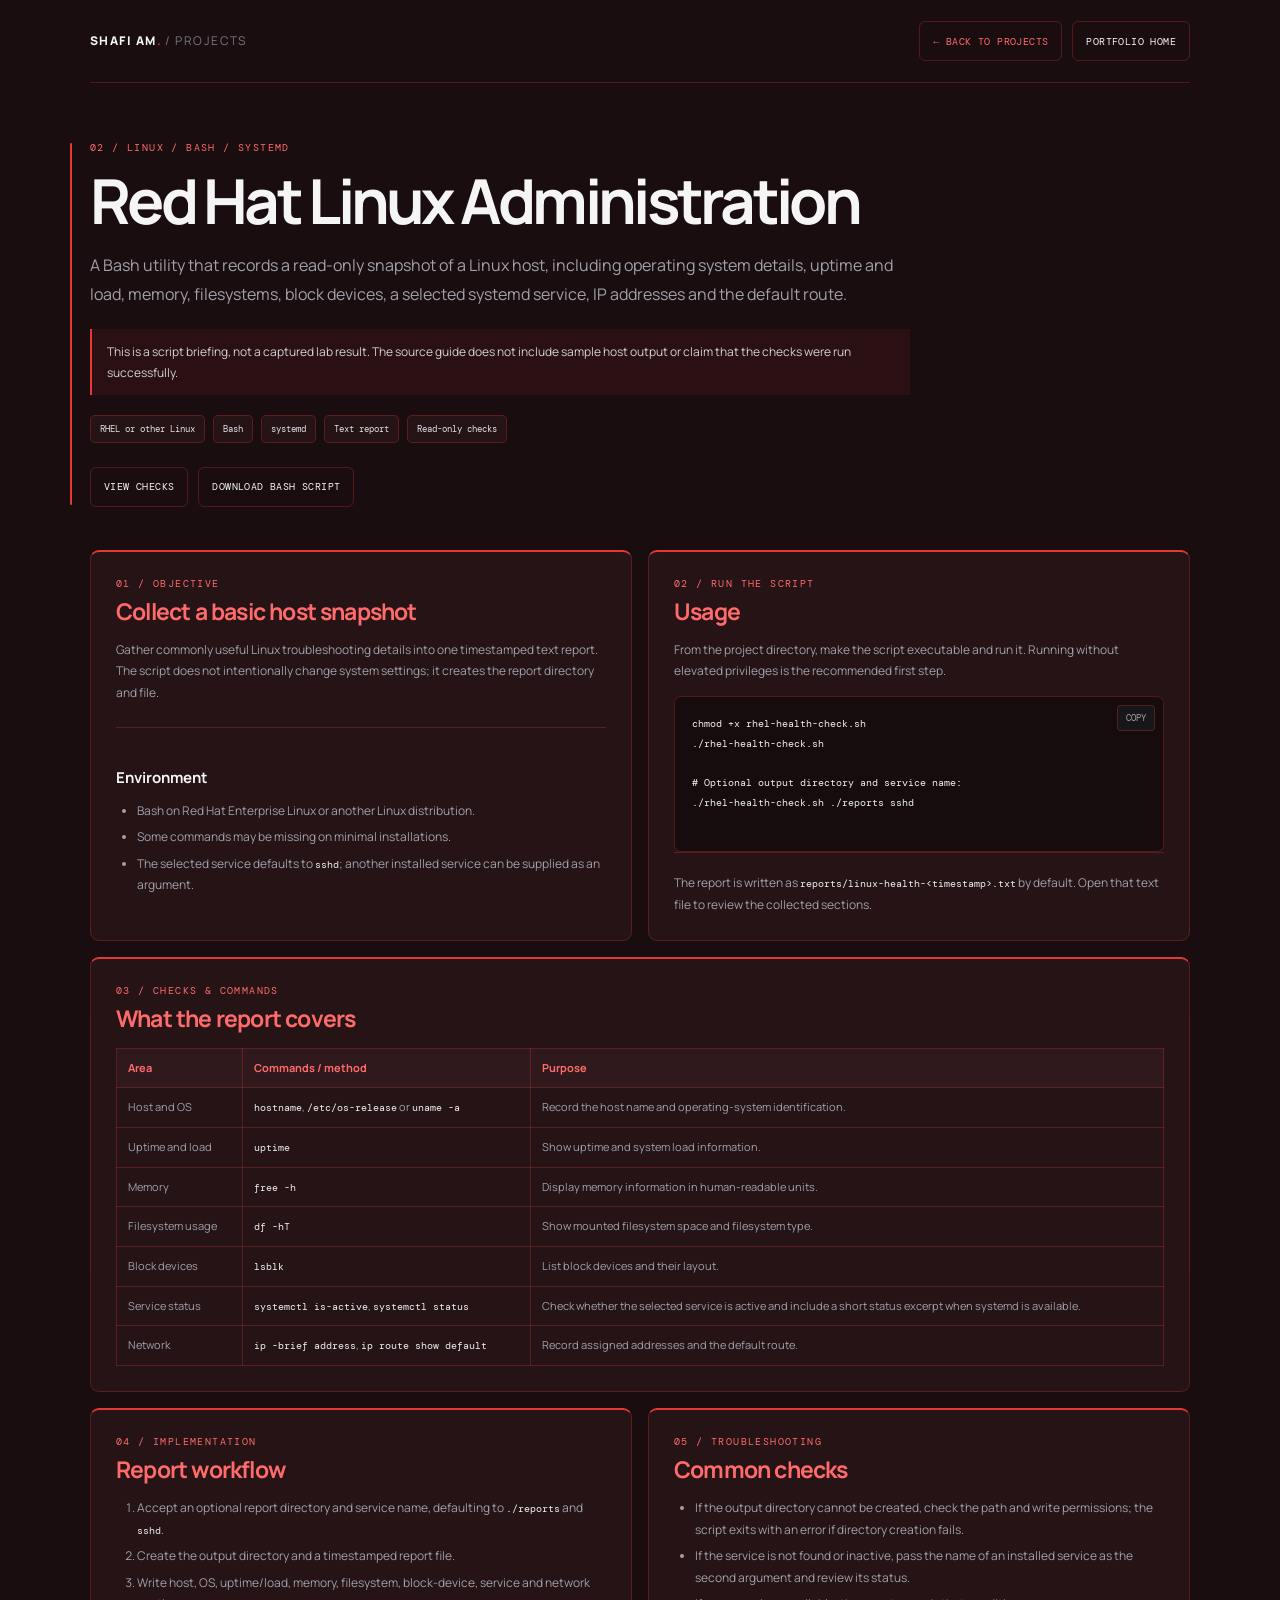
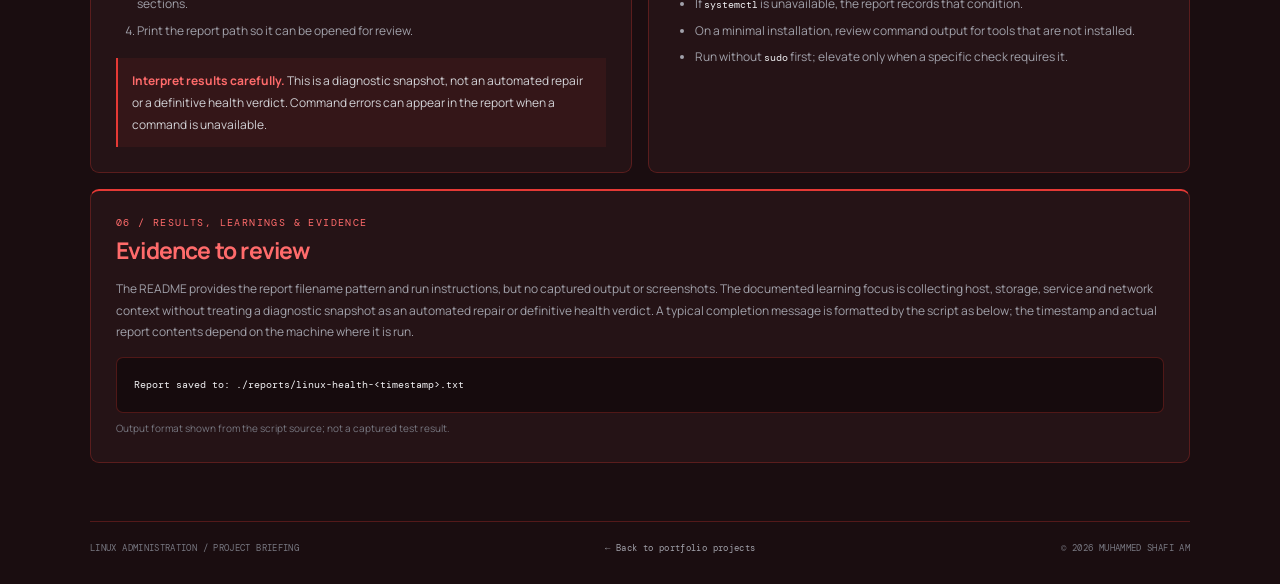
<file: projects/IT_Project_Bundle/03-RHEL-Basic-Health-Check/index.html>
<!doctype html>
<html lang="en">
<head>
  <meta charset="utf-8">
  <meta name="viewport" content="width=device-width,initial-scale=1">
  <meta name="description" content="Red Hat Linux Administration project briefing: a read-only Bash health snapshot for host, memory, storage, systemd service and network checks.">
  <meta name="theme-color" content="#1A0D10">
  <title>Red Hat Linux Administration | MUHAMMED SHAFI AM</title>
  <link rel="preconnect" href="https://fonts.googleapis.com">
  <link rel="preconnect" href="https://fonts.gstatic.com" crossorigin>
  <link href="https://fonts.googleapis.com/css2?family=DM+Mono:wght@400;500&family=Manrope:wght@400;500;600;700;800&display=swap" rel="stylesheet">
  <link rel="stylesheet" href="../project-page.css">
  <script src="../project-page.js" defer></script>
</head>
<body class="theme-rhel">
  <div class="case-wrap">
    <header class="case-header">
      <a class="case-brand" href="../../../index.html#home">SHAFI AM<b>.</b> <span>/ PROJECTS</span></a>
      <nav class="case-nav" aria-label="Project navigation">
        <a class="case-back" href="../../../index.html#projects">← BACK TO PROJECTS</a>
        <a class="case-home" href="../../../index.html#home">PORTFOLIO HOME</a>
      </nav>
    </header>
    <main>
      <section class="case-hero">
        <div class="case-label">02 / LINUX / BASH / SYSTEMD</div>
        <h1>Red Hat Linux Administration</h1>
        <p class="case-lead">A Bash utility that records a read-only snapshot of a Linux host, including operating system details, uptime and load, memory, filesystems, block devices, a selected systemd service, IP addresses and the default route.</p>
        <p class="case-notice">This is a script briefing, not a captured lab result. The source guide does not include sample host output or claim that the checks were run successfully.</p>
        <div class="case-tags"><span>RHEL or other Linux</span><span>Bash</span><span>systemd</span><span>Text report</span><span>Read-only checks</span></div>
        <div class="case-actions">
          <a class="case-button" href="#checks">VIEW CHECKS</a>
          <a class="case-button" href="rhel-health-check.sh" download>DOWNLOAD BASH SCRIPT</a>
        </div>
      </section>

      <section class="case-grid" aria-label="Project briefing">
        <article class="case-card">
          <div class="case-index">01 / OBJECTIVE</div>
          <h2>Collect a basic host snapshot</h2>
          <p>Gather commonly useful Linux troubleshooting details into one timestamped text report. The script does not intentionally change system settings; it creates the report directory and file.</p>
          <div class="case-subsection">
            <h3>Environment</h3>
            <ul>
              <li>Bash on Red Hat Enterprise Linux or another Linux distribution.</li>
              <li>Some commands may be missing on minimal installations.</li>
              <li>The selected service defaults to <code>sshd</code>; another installed service can be supplied as an argument.</li>
            </ul>
          </div>
        </article>

        <article class="case-card">
          <div class="case-index">02 / RUN THE SCRIPT</div>
          <h2>Usage</h2>
          <p>From the project directory, make the script executable and run it. Running without elevated privileges is the recommended first step.</p>
          <div class="case-code">
            <button class="case-copy" type="button">COPY</button>
            <pre><code>chmod +x rhel-health-check.sh
./rhel-health-check.sh

# Optional output directory and service name:
./rhel-health-check.sh ./reports sshd</code></pre>
            <p class="case-copy-status" aria-live="polite"></p>
          </div>
          <p class="case-subsection">The report is written as <code>reports/linux-health-&lt;timestamp&gt;.txt</code> by default. Open that text file to review the collected sections.</p>
        </article>

        <article class="case-card case-card-wide" id="checks">
          <div class="case-index">03 / CHECKS &amp; COMMANDS</div>
          <h2>What the report covers</h2>
          <div class="case-table-wrap">
            <table class="case-table">
              <thead><tr><th>Area</th><th>Commands / method</th><th>Purpose</th></tr></thead>
              <tbody>
                <tr><td>Host and OS</td><td><code>hostname</code>, <code>/etc/os-release</code> or <code>uname -a</code></td><td>Record the host name and operating-system identification.</td></tr>
                <tr><td>Uptime and load</td><td><code>uptime</code></td><td>Show uptime and system load information.</td></tr>
                <tr><td>Memory</td><td><code>free -h</code></td><td>Display memory information in human-readable units.</td></tr>
                <tr><td>Filesystem usage</td><td><code>df -hT</code></td><td>Show mounted filesystem space and filesystem type.</td></tr>
                <tr><td>Block devices</td><td><code>lsblk</code></td><td>List block devices and their layout.</td></tr>
                <tr><td>Service status</td><td><code>systemctl is-active</code>, <code>systemctl status</code></td><td>Check whether the selected service is active and include a short status excerpt when systemd is available.</td></tr>
                <tr><td>Network</td><td><code>ip -brief address</code>, <code>ip route show default</code></td><td>Record assigned addresses and the default route.</td></tr>
              </tbody>
            </table>
          </div>
        </article>

        <article class="case-card">
          <div class="case-index">04 / IMPLEMENTATION</div>
          <h2>Report workflow</h2>
          <ol>
            <li>Accept an optional report directory and service name, defaulting to <code>./reports</code> and <code>sshd</code>.</li>
            <li>Create the output directory and a timestamped report file.</li>
            <li>Write host, OS, uptime/load, memory, filesystem, block-device, service and network sections.</li>
            <li>Print the report path so it can be opened for review.</li>
          </ol>
          <p class="case-callout"><strong>Interpret results carefully.</strong> This is a diagnostic snapshot, not an automated repair or a definitive health verdict. Command errors can appear in the report when a command is unavailable.</p>
        </article>

        <article class="case-card">
          <div class="case-index">05 / TROUBLESHOOTING</div>
          <h2>Common checks</h2>
          <ul>
            <li>If the output directory cannot be created, check the path and write permissions; the script exits with an error if directory creation fails.</li>
            <li>If the service is not found or inactive, pass the name of an installed service as the second argument and review its status.</li>
            <li>If <code>systemctl</code> is unavailable, the report records that condition.</li>
            <li>On a minimal installation, review command output for tools that are not installed.</li>
            <li>Run without <code>sudo</code> first; elevate only when a specific check requires it.</li>
          </ul>
        </article>

        <article class="case-card case-card-wide">
          <div class="case-index">06 / RESULTS, LEARNINGS &amp; EVIDENCE</div>
          <h2>Evidence to review</h2>
          <p>The README provides the report filename pattern and run instructions, but no captured output or screenshots. The documented learning focus is collecting host, storage, service and network context without treating a diagnostic snapshot as an automated repair or definitive health verdict. A typical completion message is formatted by the script as below; the timestamp and actual report contents depend on the machine where it is run.</p>
          <div class="case-code">
            <pre><code>Report saved to: ./reports/linux-health-&lt;timestamp&gt;.txt</code></pre>
          </div>
          <p class="case-copy-status">Output format shown from the script source; not a captured test result.</p>
        </article>
      </section>
    </main>
    <footer class="case-footer">
      <span>LINUX ADMINISTRATION / PROJECT BRIEFING</span>
      <a href="../../../index.html#projects">← Back to portfolio projects</a>
      <span>© <span id="case-year"></span> MUHAMMED SHAFI AM</span>
    </footer>
  </div>
</body>
</html>
</file>
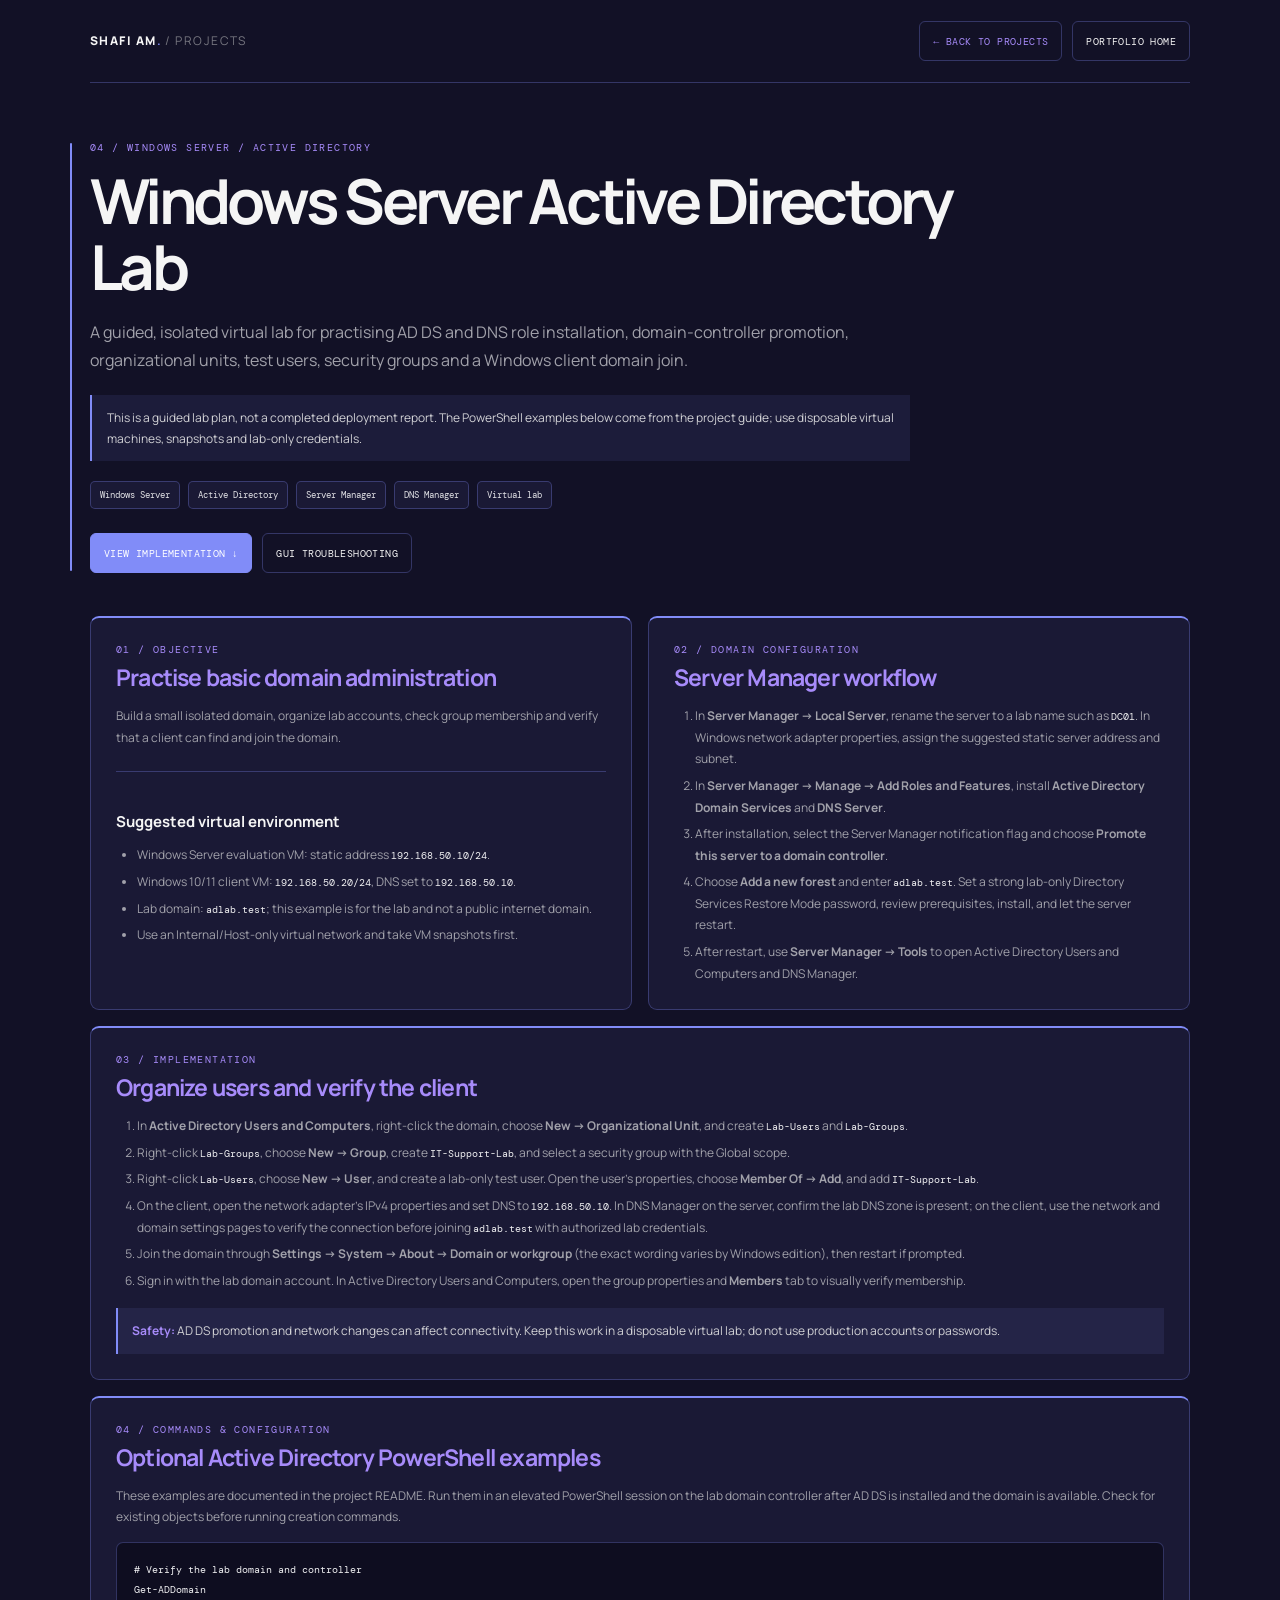
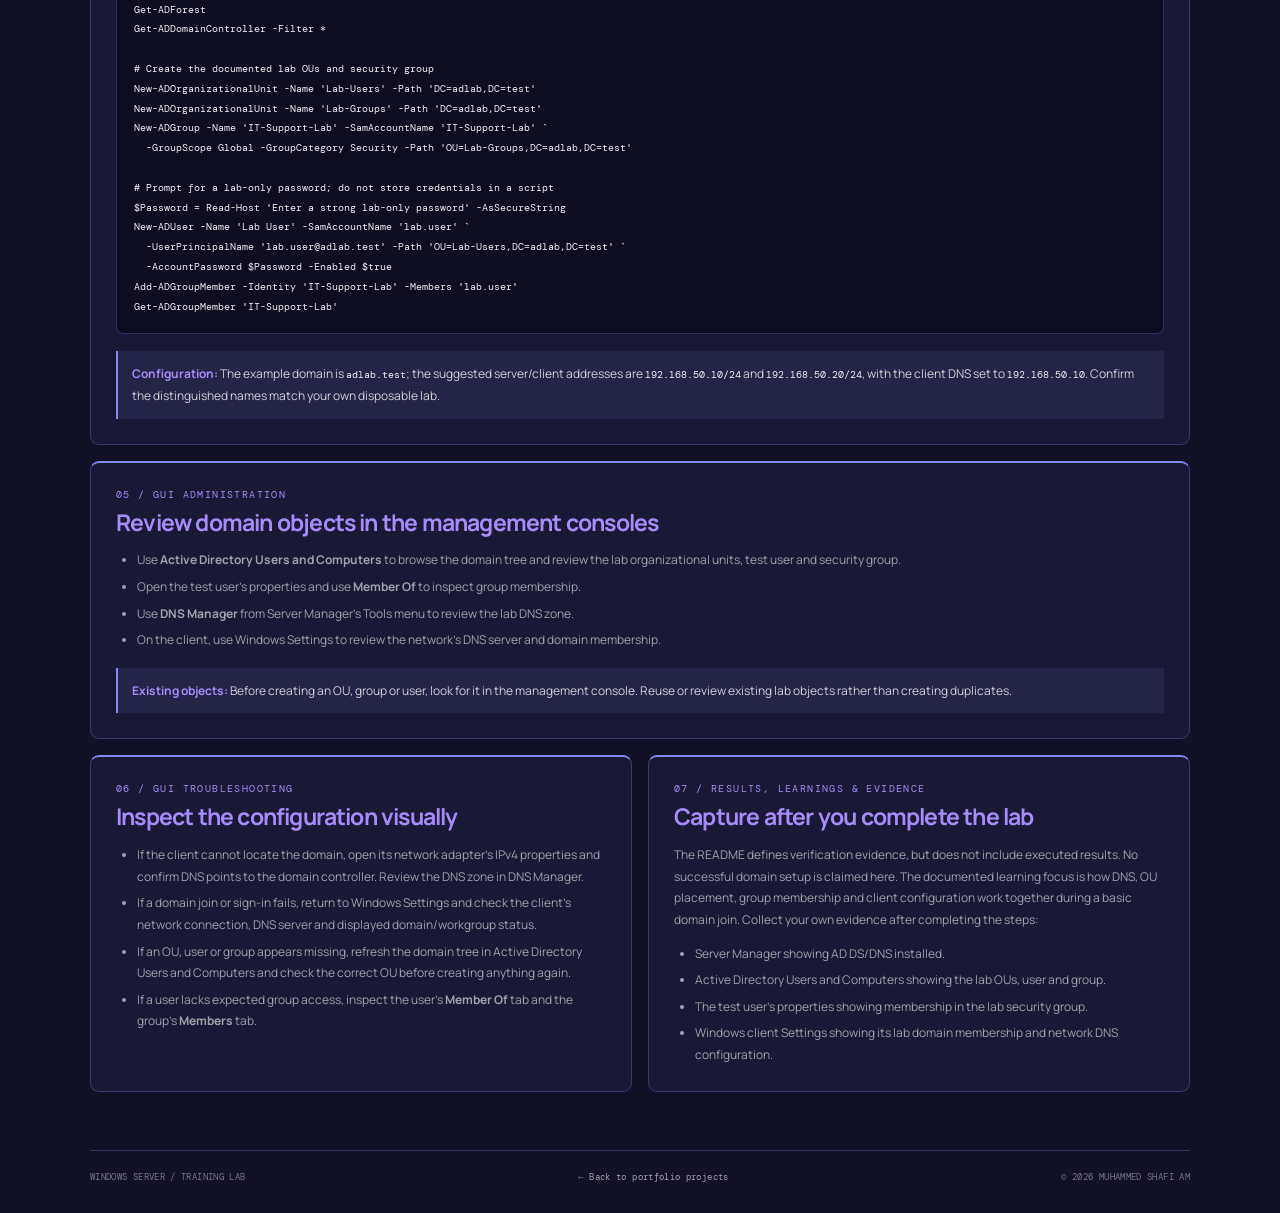
<file: projects/IT_Project_Bundle/04-Windows-Server-Active-Directory/index.html>
<!doctype html>
<html lang="en">
<head>
  <meta charset="utf-8">
  <meta name="viewport" content="width=device-width,initial-scale=1">
  <meta name="description" content="Windows Server Active Directory lab briefing covering an isolated AD DS domain, DNS, OUs, users, groups and client verification.">
  <meta name="theme-color" content="#121126">
  <title>Windows Server Active Directory Lab | MUHAMMED SHAFI AM</title>
  <link rel="preconnect" href="https://fonts.googleapis.com">
  <link rel="preconnect" href="https://fonts.gstatic.com" crossorigin>
  <link href="https://fonts.googleapis.com/css2?family=DM+Mono:wght@400;500&family=Manrope:wght@400;500;600;700;800&display=swap" rel="stylesheet">
  <link rel="stylesheet" href="../project-page.css">
  <script src="../project-page.js" defer></script>
</head>
<body class="theme-active-directory">
  <div class="case-wrap">
    <header class="case-header">
      <a class="case-brand" href="../../../index.html#home">SHAFI AM<b>.</b> <span>/ PROJECTS</span></a>
      <nav class="case-nav" aria-label="Project navigation">
        <a class="case-back" href="../../../index.html#projects">← BACK TO PROJECTS</a>
        <a class="case-home" href="../../../index.html#home">PORTFOLIO HOME</a>
      </nav>
    </header>
    <main>
      <section class="case-hero">
        <div class="case-label">04 / WINDOWS SERVER / ACTIVE DIRECTORY</div>
        <h1>Windows Server Active Directory Lab</h1>
        <p class="case-lead">A guided, isolated virtual lab for practising AD DS and DNS role installation, domain-controller promotion, organizational units, test users, security groups and a Windows client domain join.</p>
        <p class="case-notice">This is a guided lab plan, not a completed deployment report. The PowerShell examples below come from the project guide; use disposable virtual machines, snapshots and lab-only credentials.</p>
        <div class="case-tags"><span>Windows Server</span><span>Active Directory</span><span>Server Manager</span><span>DNS Manager</span><span>Virtual lab</span></div>
        <div class="case-actions">
          <a class="case-button case-button-primary" href="#implementation">VIEW IMPLEMENTATION ↓</a>
          <a class="case-button" href="#troubleshooting">GUI TROUBLESHOOTING</a>
        </div>
      </section>

      <section class="case-grid" aria-label="Project briefing">
        <article class="case-card">
          <div class="case-index">01 / OBJECTIVE</div>
          <h2>Practise basic domain administration</h2>
          <p>Build a small isolated domain, organize lab accounts, check group membership and verify that a client can find and join the domain.</p>
          <div class="case-subsection">
            <h3>Suggested virtual environment</h3>
            <ul>
              <li>Windows Server evaluation VM: static address <code>192.168.50.10/24</code>.</li>
              <li>Windows 10/11 client VM: <code>192.168.50.20/24</code>, DNS set to <code>192.168.50.10</code>.</li>
              <li>Lab domain: <code>adlab.test</code>; this example is for the lab and not a public internet domain.</li>
              <li>Use an Internal/Host-only virtual network and take VM snapshots first.</li>
            </ul>
          </div>
        </article>

        <article class="case-card">
          <div class="case-index">02 / DOMAIN CONFIGURATION</div>
          <h2>Server Manager workflow</h2>
          <ol>
            <li>In <strong>Server Manager → Local Server</strong>, rename the server to a lab name such as <code>DC01</code>. In Windows network adapter properties, assign the suggested static server address and subnet.</li>
            <li>In <strong>Server Manager → Manage → Add Roles and Features</strong>, install <strong>Active Directory Domain Services</strong> and <strong>DNS Server</strong>.</li>
            <li>After installation, select the Server Manager notification flag and choose <strong>Promote this server to a domain controller</strong>.</li>
            <li>Choose <strong>Add a new forest</strong> and enter <code>adlab.test</code>. Set a strong lab-only Directory Services Restore Mode password, review prerequisites, install, and let the server restart.</li>
            <li>After restart, use <strong>Server Manager → Tools</strong> to open Active Directory Users and Computers and DNS Manager.</li>
          </ol>
        </article>

        <article class="case-card case-card-wide" id="implementation">
          <div class="case-index">03 / IMPLEMENTATION</div>
          <h2>Organize users and verify the client</h2>
          <ol>
            <li>In <strong>Active Directory Users and Computers</strong>, right-click the domain, choose <strong>New → Organizational Unit</strong>, and create <code>Lab-Users</code> and <code>Lab-Groups</code>.</li>
            <li>Right-click <code>Lab-Groups</code>, choose <strong>New → Group</strong>, create <code>IT-Support-Lab</code>, and select a security group with the Global scope.</li>
            <li>Right-click <code>Lab-Users</code>, choose <strong>New → User</strong>, and create a lab-only test user. Open the user's properties, choose <strong>Member Of → Add</strong>, and add <code>IT-Support-Lab</code>.</li>
            <li>On the client, open the network adapter's IPv4 properties and set DNS to <code>192.168.50.10</code>. In DNS Manager on the server, confirm the lab DNS zone is present; on the client, use the network and domain settings pages to verify the connection before joining <code>adlab.test</code> with authorized lab credentials.</li>
            <li>Join the domain through <strong>Settings → System → About → Domain or workgroup</strong> (the exact wording varies by Windows edition), then restart if prompted.</li>
            <li>Sign in with the lab domain account. In Active Directory Users and Computers, open the group properties and <strong>Members</strong> tab to visually verify membership.</li>
          </ol>
          <p class="case-callout"><strong>Safety:</strong> AD DS promotion and network changes can affect connectivity. Keep this work in a disposable virtual lab; do not use production accounts or passwords.</p>
        </article>

        <article class="case-card case-card-wide" id="commands">
          <div class="case-index">04 / COMMANDS &amp; CONFIGURATION</div>
          <h2>Optional Active Directory PowerShell examples</h2>
          <p>These examples are documented in the project README. Run them in an elevated PowerShell session on the lab domain controller after AD DS is installed and the domain is available. Check for existing objects before running creation commands.</p>
          <div class="case-code">
            <pre><code># Verify the lab domain and controller
Get-ADDomain
Get-ADForest
Get-ADDomainController -Filter *

# Create the documented lab OUs and security group
New-ADOrganizationalUnit -Name 'Lab-Users' -Path 'DC=adlab,DC=test'
New-ADOrganizationalUnit -Name 'Lab-Groups' -Path 'DC=adlab,DC=test'
New-ADGroup -Name 'IT-Support-Lab' -SamAccountName 'IT-Support-Lab' `
  -GroupScope Global -GroupCategory Security -Path 'OU=Lab-Groups,DC=adlab,DC=test'

# Prompt for a lab-only password; do not store credentials in a script
$Password = Read-Host 'Enter a strong lab-only password' -AsSecureString
New-ADUser -Name 'Lab User' -SamAccountName 'lab.user' `
  -UserPrincipalName 'lab.user@adlab.test' -Path 'OU=Lab-Users,DC=adlab,DC=test' `
  -AccountPassword $Password -Enabled $true
Add-ADGroupMember -Identity 'IT-Support-Lab' -Members 'lab.user'
Get-ADGroupMember 'IT-Support-Lab'</code></pre>
          </div>
          <p class="case-callout"><strong>Configuration:</strong> The example domain is <code>adlab.test</code>; the suggested server/client addresses are <code>192.168.50.10/24</code> and <code>192.168.50.20/24</code>, with the client DNS set to <code>192.168.50.10</code>. Confirm the distinguished names match your own disposable lab.</p>
        </article>

        <article class="case-card case-card-wide" id="administration">
          <div class="case-index">05 / GUI ADMINISTRATION</div>
          <h2>Review domain objects in the management consoles</h2>
          <ul>
            <li>Use <strong>Active Directory Users and Computers</strong> to browse the domain tree and review the lab organizational units, test user and security group.</li>
            <li>Open the test user's properties and use <strong>Member Of</strong> to inspect group membership.</li>
            <li>Use <strong>DNS Manager</strong> from Server Manager's Tools menu to review the lab DNS zone.</li>
            <li>On the client, use Windows Settings to review the network's DNS server and domain membership.</li>
          </ul>
          <p class="case-callout"><strong>Existing objects:</strong> Before creating an OU, group or user, look for it in the management console. Reuse or review existing lab objects rather than creating duplicates.</p>
        </article>

        <article class="case-card" id="troubleshooting">
          <div class="case-index">06 / GUI TROUBLESHOOTING</div>
          <h2>Inspect the configuration visually</h2>
          <ul>
            <li>If the client cannot locate the domain, open its network adapter's IPv4 properties and confirm DNS points to the domain controller. Review the DNS zone in DNS Manager.</li>
            <li>If a domain join or sign-in fails, return to Windows Settings and check the client's network connection, DNS server and displayed domain/workgroup status.</li>
            <li>If an OU, user or group appears missing, refresh the domain tree in Active Directory Users and Computers and check the correct OU before creating anything again.</li>
            <li>If a user lacks expected group access, inspect the user's <strong>Member Of</strong> tab and the group's <strong>Members</strong> tab.</li>
          </ul>
        </article>

        <article class="case-card">
          <div class="case-index">07 / RESULTS, LEARNINGS &amp; EVIDENCE</div>
          <h2>Capture after you complete the lab</h2>
          <p>The README defines verification evidence, but does not include executed results. No successful domain setup is claimed here. The documented learning focus is how DNS, OU placement, group membership and client configuration work together during a basic domain join. Collect your own evidence after completing the steps:</p>
          <ul>
            <li>Server Manager showing AD DS/DNS installed.</li>
            <li>Active Directory Users and Computers showing the lab OUs, user and group.</li>
            <li>The test user's properties showing membership in the lab security group.</li>
            <li>Windows client Settings showing its lab domain membership and network DNS configuration.</li>
          </ul>
        </article>
      </section>
    </main>
    <footer class="case-footer">
      <span>WINDOWS SERVER / TRAINING LAB</span>
      <a href="../../../index.html#projects">← Back to portfolio projects</a>
      <span>© <span id="case-year"></span> MUHAMMED SHAFI AM</span>
    </footer>
  </div>
</body>
</html>
</file>
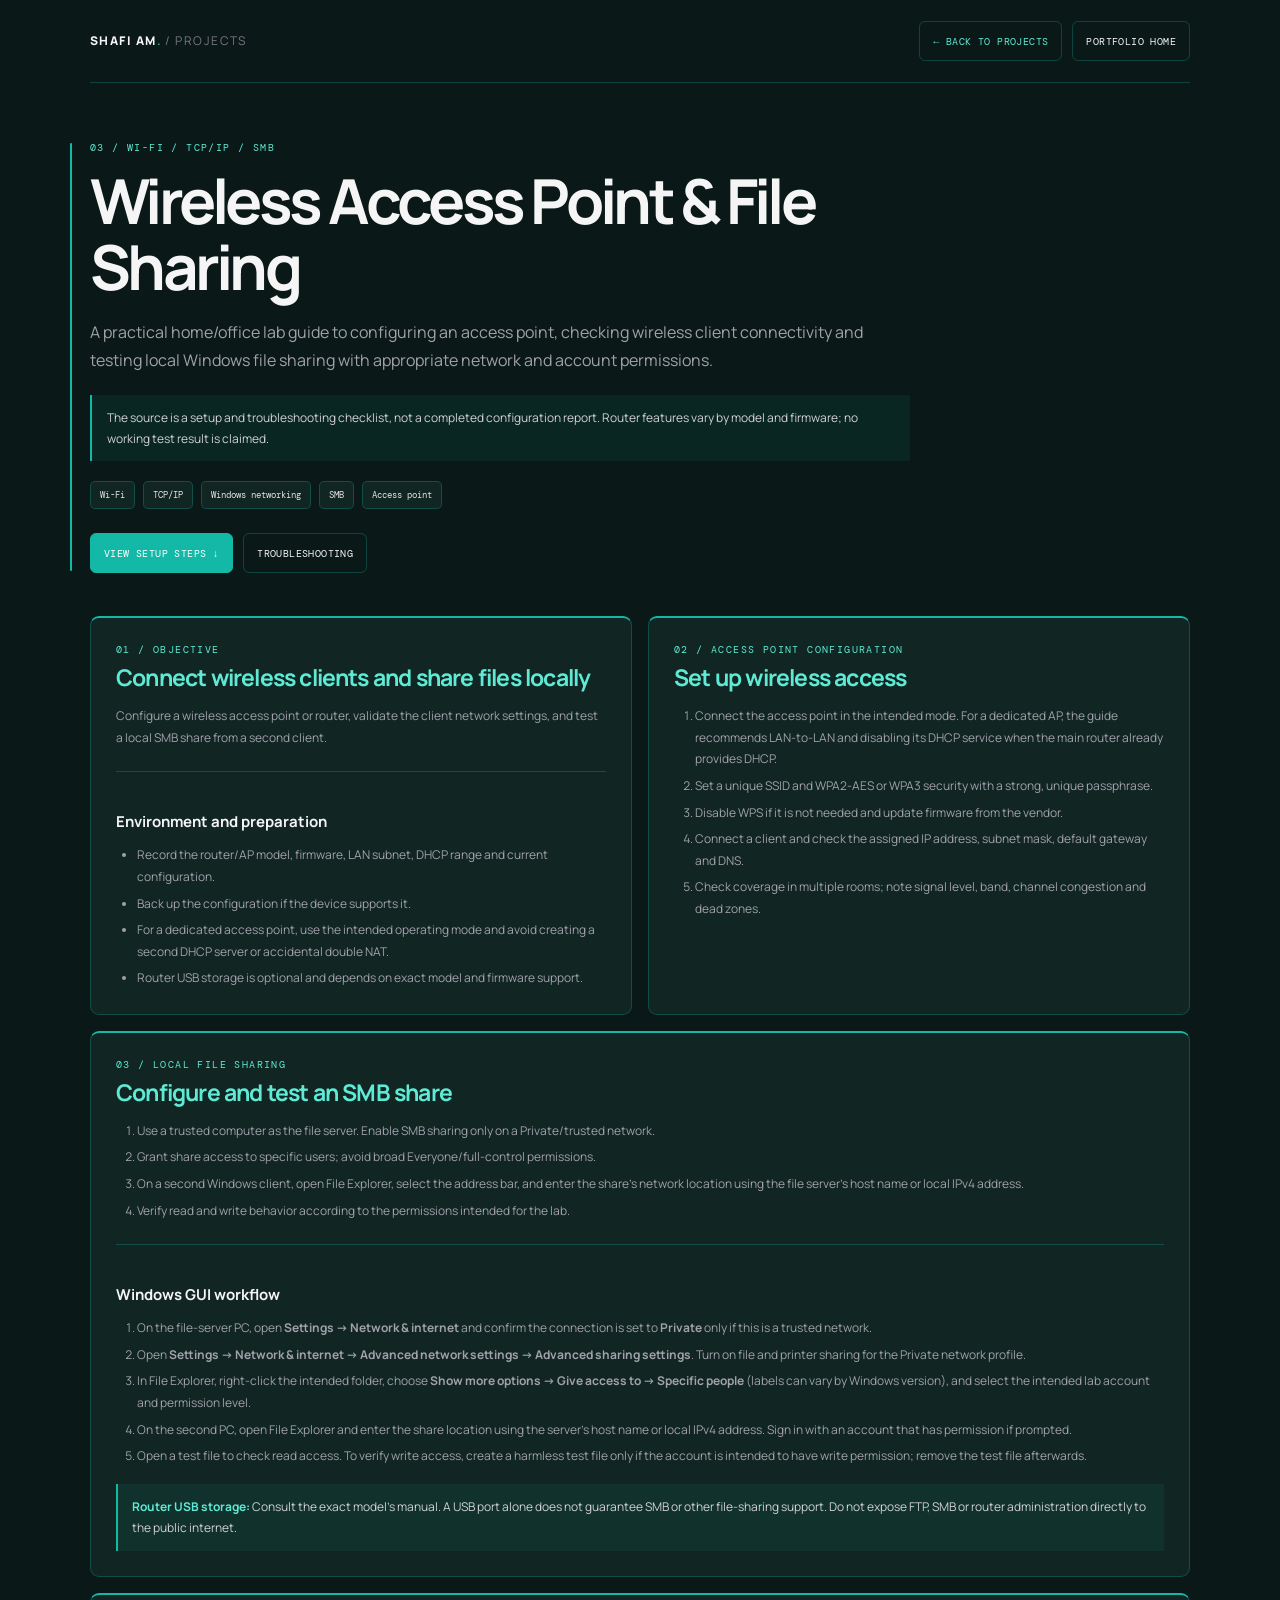
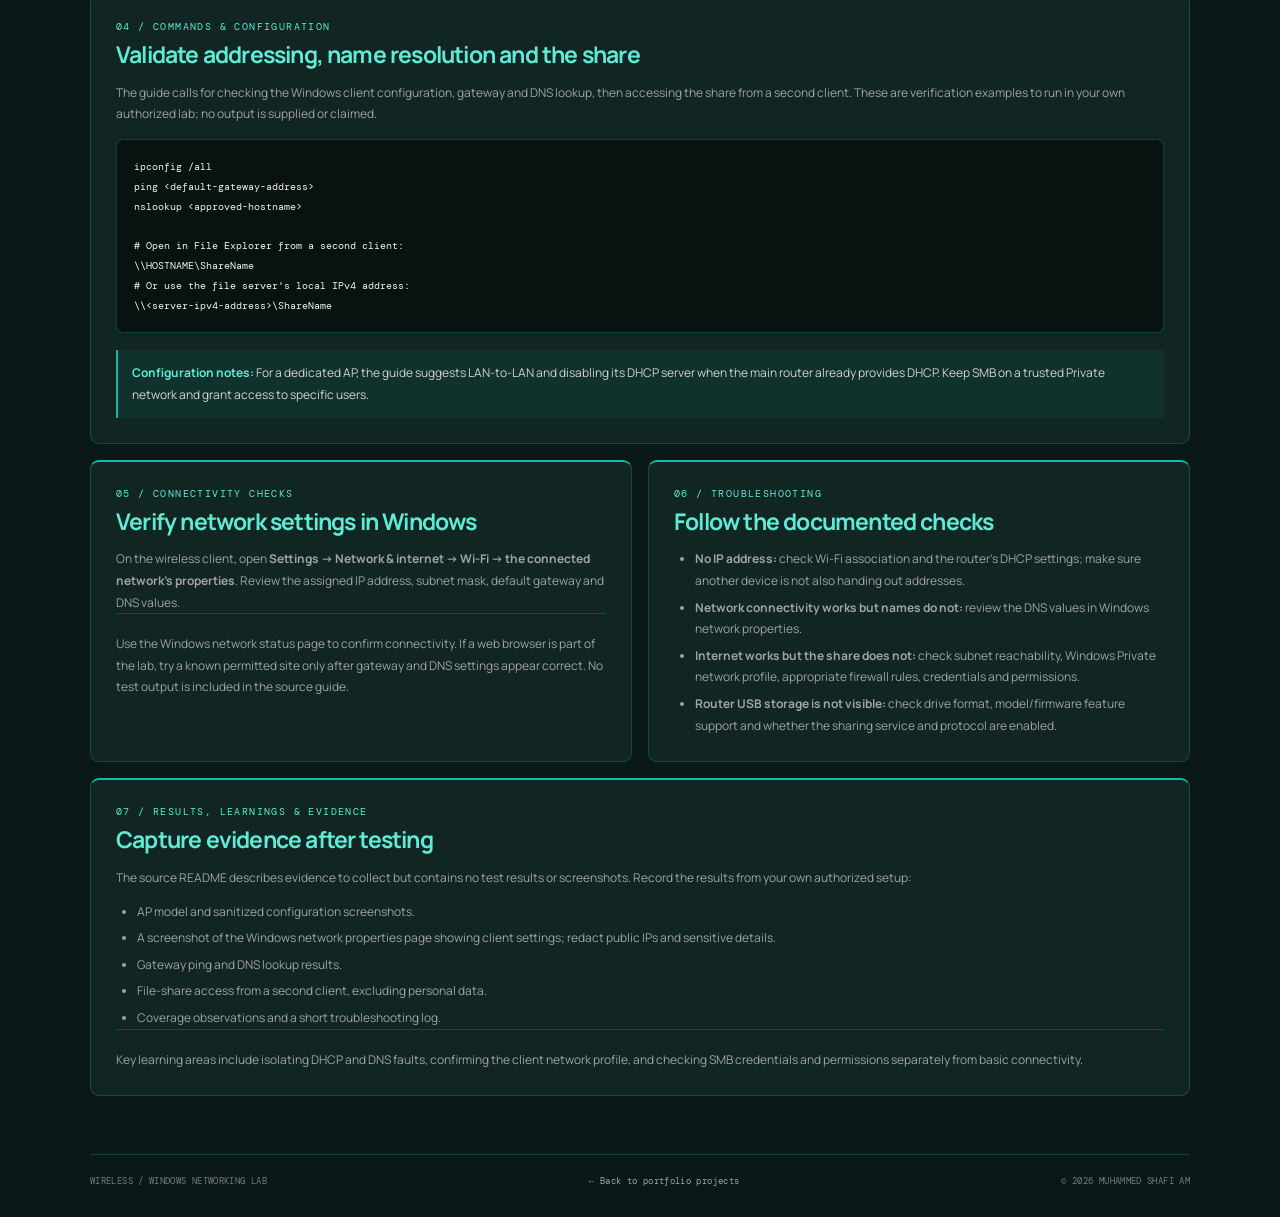
<file: projects/IT_Project_Bundle/06-Wireless-AP-File-Sharing/index.html>
<!doctype html>
<html lang="en">
<head>
  <meta charset="utf-8">
  <meta name="viewport" content="width=device-width,initial-scale=1">
  <meta name="description" content="Wireless access point and local file-sharing lab briefing covering Wi-Fi setup, client connectivity, SMB permissions and troubleshooting.">
  <meta name="theme-color" content="#0A1918">
  <title>Wireless Access Point &amp; File Sharing | MUHAMMED SHAFI AM</title>
  <link rel="preconnect" href="https://fonts.googleapis.com">
  <link rel="preconnect" href="https://fonts.gstatic.com" crossorigin>
  <link href="https://fonts.googleapis.com/css2?family=DM+Mono:wght@400;500&family=Manrope:wght@400;500;600;700;800&display=swap" rel="stylesheet">
  <link rel="stylesheet" href="../project-page.css">
  <script src="../project-page.js" defer></script>
</head>
<body class="theme-wireless">
  <div class="case-wrap">
    <header class="case-header">
      <a class="case-brand" href="../../../index.html#home">SHAFI AM<b>.</b> <span>/ PROJECTS</span></a>
      <nav class="case-nav" aria-label="Project navigation">
        <a class="case-back" href="../../../index.html#projects">← BACK TO PROJECTS</a>
        <a class="case-home" href="../../../index.html#home">PORTFOLIO HOME</a>
      </nav>
    </header>
    <main>
      <section class="case-hero">
        <div class="case-label">03 / WI-FI / TCP/IP / SMB</div>
        <h1>Wireless Access Point &amp; File Sharing</h1>
        <p class="case-lead">A practical home/office lab guide to configuring an access point, checking wireless client connectivity and testing local Windows file sharing with appropriate network and account permissions.</p>
        <p class="case-notice">The source is a setup and troubleshooting checklist, not a completed configuration report. Router features vary by model and firmware; no working test result is claimed.</p>
        <div class="case-tags"><span>Wi-Fi</span><span>TCP/IP</span><span>Windows networking</span><span>SMB</span><span>Access point</span></div>
        <div class="case-actions">
          <a class="case-button case-button-primary" href="#implementation">VIEW SETUP STEPS ↓</a>
          <a class="case-button" href="#troubleshooting">TROUBLESHOOTING</a>
        </div>
      </section>

      <section class="case-grid" aria-label="Project briefing">
        <article class="case-card">
          <div class="case-index">01 / OBJECTIVE</div>
          <h2>Connect wireless clients and share files locally</h2>
          <p>Configure a wireless access point or router, validate the client network settings, and test a local SMB share from a second client.</p>
          <div class="case-subsection">
            <h3>Environment and preparation</h3>
            <ul>
              <li>Record the router/AP model, firmware, LAN subnet, DHCP range and current configuration.</li>
              <li>Back up the configuration if the device supports it.</li>
              <li>For a dedicated access point, use the intended operating mode and avoid creating a second DHCP server or accidental double NAT.</li>
              <li>Router USB storage is optional and depends on exact model and firmware support.</li>
            </ul>
          </div>
        </article>

        <article class="case-card">
          <div class="case-index">02 / ACCESS POINT CONFIGURATION</div>
          <h2>Set up wireless access</h2>
          <ol>
            <li>Connect the access point in the intended mode. For a dedicated AP, the guide recommends LAN-to-LAN and disabling its DHCP service when the main router already provides DHCP.</li>
            <li>Set a unique SSID and WPA2-AES or WPA3 security with a strong, unique passphrase.</li>
            <li>Disable WPS if it is not needed and update firmware from the vendor.</li>
            <li>Connect a client and check the assigned IP address, subnet mask, default gateway and DNS.</li>
            <li>Check coverage in multiple rooms; note signal level, band, channel congestion and dead zones.</li>
          </ol>
        </article>

        <article class="case-card case-card-wide" id="implementation">
          <div class="case-index">03 / LOCAL FILE SHARING</div>
          <h2>Configure and test an SMB share</h2>
          <ol>
            <li>Use a trusted computer as the file server. Enable SMB sharing only on a Private/trusted network.</li>
            <li>Grant share access to specific users; avoid broad Everyone/full-control permissions.</li>
            <li>On a second Windows client, open File Explorer, select the address bar, and enter the share's network location using the file server's host name or local IPv4 address.</li>
            <li>Verify read and write behavior according to the permissions intended for the lab.</li>
          </ol>
          <div class="case-subsection">
            <h3>Windows GUI workflow</h3>
            <ol>
              <li>On the file-server PC, open <strong>Settings → Network &amp; internet</strong> and confirm the connection is set to <strong>Private</strong> only if this is a trusted network.</li>
              <li>Open <strong>Settings → Network &amp; internet → Advanced network settings → Advanced sharing settings</strong>. Turn on file and printer sharing for the Private network profile.</li>
              <li>In File Explorer, right-click the intended folder, choose <strong>Show more options → Give access to → Specific people</strong> (labels can vary by Windows version), and select the intended lab account and permission level.</li>
              <li>On the second PC, open File Explorer and enter the share location using the server's host name or local IPv4 address. Sign in with an account that has permission if prompted.</li>
              <li>Open a test file to check read access. To verify write access, create a harmless test file only if the account is intended to have write permission; remove the test file afterwards.</li>
            </ol>
          </div>
          <p class="case-callout"><strong>Router USB storage:</strong> Consult the exact model's manual. A USB port alone does not guarantee SMB or other file-sharing support. Do not expose FTP, SMB or router administration directly to the public internet.</p>
        </article>

        <article class="case-card case-card-wide" id="configuration">
          <div class="case-index">04 / COMMANDS &amp; CONFIGURATION</div>
          <h2>Validate addressing, name resolution and the share</h2>
          <p>The guide calls for checking the Windows client configuration, gateway and DNS lookup, then accessing the share from a second client. These are verification examples to run in your own authorized lab; no output is supplied or claimed.</p>
          <div class="case-code">
            <pre><code>ipconfig /all
ping &lt;default-gateway-address&gt;
nslookup &lt;approved-hostname&gt;

# Open in File Explorer from a second client:
\\HOSTNAME\ShareName
# Or use the file server's local IPv4 address:
\\&lt;server-ipv4-address&gt;\ShareName</code></pre>
          </div>
          <p class="case-callout"><strong>Configuration notes:</strong> For a dedicated AP, the guide suggests LAN-to-LAN and disabling its DHCP server when the main router already provides DHCP. Keep SMB on a trusted Private network and grant access to specific users.</p>
        </article>

        <article class="case-card">
          <div class="case-index">05 / CONNECTIVITY CHECKS</div>
          <h2>Verify network settings in Windows</h2>
          <p>On the wireless client, open <strong>Settings → Network &amp; internet → Wi-Fi → the connected network's properties</strong>. Review the assigned IP address, subnet mask, default gateway and DNS values.</p>
          <p class="case-subsection">Use the Windows network status page to confirm connectivity. If a web browser is part of the lab, try a known permitted site only after gateway and DNS settings appear correct. No test output is included in the source guide.</p>
        </article>

        <article class="case-card" id="troubleshooting">
          <div class="case-index">06 / TROUBLESHOOTING</div>
          <h2>Follow the documented checks</h2>
          <ul>
            <li><strong>No IP address:</strong> check Wi-Fi association and the router's DHCP settings; make sure another device is not also handing out addresses.</li>
            <li><strong>Network connectivity works but names do not:</strong> review the DNS values in Windows network properties.</li>
            <li><strong>Internet works but the share does not:</strong> check subnet reachability, Windows Private network profile, appropriate firewall rules, credentials and permissions.</li>
            <li><strong>Router USB storage is not visible:</strong> check drive format, model/firmware feature support and whether the sharing service and protocol are enabled.</li>
          </ul>
        </article>

        <article class="case-card case-card-wide">
          <div class="case-index">07 / RESULTS, LEARNINGS &amp; EVIDENCE</div>
          <h2>Capture evidence after testing</h2>
          <p>The source README describes evidence to collect but contains no test results or screenshots. Record the results from your own authorized setup:</p>
          <ul>
            <li>AP model and sanitized configuration screenshots.</li>
            <li>A screenshot of the Windows network properties page showing client settings; redact public IPs and sensitive details.</li>
            <li>Gateway ping and DNS lookup results.</li>
            <li>File-share access from a second client, excluding personal data.</li>
            <li>Coverage observations and a short troubleshooting log.</li>
          </ul>
          <p class="case-subsection">Key learning areas include isolating DHCP and DNS faults, confirming the client network profile, and checking SMB credentials and permissions separately from basic connectivity.</p>
        </article>
      </section>
    </main>
    <footer class="case-footer">
      <span>WIRELESS / WINDOWS NETWORKING LAB</span>
      <a href="../../../index.html#projects">← Back to portfolio projects</a>
      <span>© <span id="case-year"></span> MUHAMMED SHAFI AM</span>
    </footer>
  </div>
</body>
</html>
</file>
<file: style.css>
/* MUHAMMED SHAFI AM — Portfolio
   Dark graphite + red accent. No framework required. */
:root{--bg:#090A0C;--panel:#111214;--panel2:#141416;--text:#F5F5F5;--muted:#A1A1AA;--dim:#6f7580;--red:#E5484D;--red2:#F06A70;--line:#292326;--mono:"DM Mono",monospace;--sans:"Manrope",Arial,sans-serif;--max:1180px}
*{box-sizing:border-box}
html{scroll-behavior:smooth;scroll-padding-top:90px}
body{margin:0;background:var(--bg);color:var(--text);font-family:var(--sans);line-height:1.6;overflow-x:hidden}
body::before{content:"";position:fixed;inset:0;pointer-events:none;z-index:-1;background:radial-gradient(ellipse at 82% 12%,rgba(239,53,68,.07),transparent 35%),radial-gradient(ellipse at 10% 60%,rgba(255,255,255,.025),transparent 30%)}
a{color:inherit}
.page-noise{position:fixed;inset:0;z-index:5;pointer-events:none;opacity:.025;background-image:url("data:image/svg+xml,%3Csvg viewBox='0 0 180 180' xmlns='http://www.w3.org/2000/svg'%3E%3Cfilter id='n'%3E%3CfeTurbulence type='fractalNoise' baseFrequency='.9' numOctaves='3' stitchTiles='stitch'/%3E%3C/filter%3E%3Crect width='100%25' height='100%25' filter='url(%23n)' opacity='.5'/%3E%3C/svg%3E")}
.site-header{height:82px;max-width:var(--max);margin:auto;padding:0 24px;display:flex;align-items:center;justify-content:space-between;border-bottom:1px solid var(--line);position:relative;z-index:10}
.brand{display:flex;align-items:center;gap:12px;text-decoration:none}
.brand-mark{display:grid;place-items:center;width:38px;height:38px;border:1px solid rgba(239,53,68,.55);border-radius:10px;font-size:18px;font-weight:800;letter-spacing:-2px}
.brand-mark span{color:var(--red)}
.brand-name{font-size:11px;font-weight:800;letter-spacing:.15em;line-height:1.3}
.brand-name small{display:block;margin-top:4px;color:var(--dim);font:9px/1.2 var(--mono);letter-spacing:.08em}
.primary-nav{display:flex;align-items:center;gap:27px}
.primary-nav a{font-size:11px;color:#b9bdc5;text-decoration:none;transition:color .2s}
.primary-nav a:hover{color:#fff}
.primary-nav .nav-contact{padding:10px 13px;border:1px solid var(--line);border-radius:7px;color:#fff}
.nav-contact span{color:var(--red);margin-left:8px}
.menu-toggle{display:none}
.section-wrap{max-width:var(--max);margin:0 auto;padding-left:24px;padding-right:24px}
.hero{min-height:660px;padding-top:90px;padding-bottom:82px;display:grid;grid-template-columns:1.05fr .95fr;align-items:center;gap:40px}
.eyebrow,.section-overline,.section-index,.metric-label,.visual-index,.visual-caption,.project-meta,.counter-unit,.counter-caption{font:500 10px/1.5 var(--mono);letter-spacing:.16em}
.eyebrow{color:#bfc2c9;display:flex;align-items:center;gap:10px;margin:0 0 27px}
.status-dot{width:7px;height:7px;background:#6ee7a0;border-radius:50%;box-shadow:0 0 12px rgba(110,231,160,.5)}
.hero h1{font-size:clamp(43px,6vw,76px);letter-spacing:-.065em;line-height:1.06;margin:0;font-weight:800}
.hero h1 span,.section-title-row h2 span,.about-layout h2 span,.contact-layout h2 span{color:var(--red)}
.hero-intro{max-width:540px;color:#aeb2bb;font-size:15px;line-height:1.9;margin:25px 0 28px}
.hero-actions{display:flex;gap:12px;flex-wrap:wrap}
.button{display:inline-flex;align-items:center;gap:18px;padding:13px 17px;border-radius:7px;text-decoration:none;font-size:12px;font-weight:700;transition:transform .2s,background .2s}
.button:hover{transform:translateY(-2px)}
.button-primary{background:var(--red);color:white;box-shadow:0 8px 25px rgba(239,53,68,.17)}
.button-primary:hover{background:#ff4654}
.button-quiet{border:1px solid var(--line);color:#d9dbe0}
.hero-proof{display:flex;gap:28px;margin-top:46px;padding-top:23px;border-top:1px solid var(--line);flex-wrap:wrap}
.hero-proof div{display:flex;flex-direction:column;gap:3px}
.hero-proof strong{font-size:19px;letter-spacing:-.04em}
.hero-proof span{font:9px/1.5 var(--mono);letter-spacing:.09em;color:var(--dim)}
.hero-visual{min-height:410px;position:relative;display:grid;place-items:center;isolation:isolate;padding:10px 0 24px}
.visual-index{position:absolute;bottom:0;right:0;color:#565b65;font-size:9px}
.metrics-strip{display:grid;grid-template-columns:repeat(4,1fr);gap:20px;max-width:var(--max);margin:0 auto;padding:25px 24px;border-top:1px solid var(--line);border-bottom:1px solid var(--line)}
.metrics-strip>div{display:flex;flex-direction:column;gap:5px}
.metric-label{font-size:9px;color:var(--dim)}
.metrics-strip strong{font-size:13px;font-weight:600}
.content-section{padding-top:110px;padding-bottom:20px}
.section-heading{display:flex;align-items:center;gap:18px;margin-bottom:42px}
.section-index{white-space:nowrap;color:var(--red);font-size:10px}
.heading-rule{height:1px;background:var(--line);flex:1}
.about-layout{display:grid;grid-template-columns:.9fr 1.1fr;gap:75px}
.section-overline{color:var(--dim);font-size:9px;margin:0 0 17px}
.about-layout h2,.section-title-row h2,.contact-layout h2{font-size:clamp(35px,4vw,54px);line-height:1.12;letter-spacing:-.06em;margin:0}
.about-copy>p{color:#adb1ba;font-size:14px;line-height:1.9;margin:0 0 17px}
.experience-counter{margin-top:25px;padding:20px 22px;border:1px solid rgba(239,53,68,.28);border-radius:12px;background:radial-gradient(ellipse at 20% 0%,rgba(239,53,68,.1),transparent 55%),#0e1014;display:inline-flex;min-width:230px;flex-direction:column}
.counter-line{display:flex;align-items:flex-start;color:var(--red);font-size:58px;line-height:1;font-weight:800;letter-spacing:-.07em}
.counter-plus{font-size:28px;line-height:1.2;margin-left:4px}
.counter-unit{margin-top:7px;color:#f0f0f2;font-size:9px}
.counter-caption{margin-top:6px;color:var(--dim);font-size:9px}
.counter-note{font-size:10px!important;color:#777d87!important;margin-top:9px!important}
.section-title-row{display:flex;align-items:end;justify-content:space-between;gap:30px;margin-bottom:32px}
.section-title-row .section-overline{margin-bottom:12px}
.section-side-note{max-width:300px;color:var(--dim);font-size:12px;line-height:1.8;margin:0 0 5px}
.skills-grid{display:grid;grid-template-columns:repeat(3,1fr);gap:14px}
.skill-card{position:relative;isolation:isolate;overflow:hidden;min-height:245px;padding:23px;border:1px solid var(--line);border-radius:12px;background:radial-gradient(circle at var(--glow-x,50%) var(--glow-y,0%),rgba(239,53,68,.13),transparent 45%),#101216;transition:transform .25s,border-color .25s,box-shadow .25s}
.skill-card::before{content:"";position:absolute;inset:0;border-radius:inherit;padding:1px;background:linear-gradient(135deg,rgba(255,65,75,.65),transparent 40%,rgba(255,255,255,.04));-webkit-mask:linear-gradient(#000 0 0) content-box,linear-gradient(#000 0 0);-webkit-mask-composite:xor;mask-composite:exclude;opacity:.25;pointer-events:none}
.skill-card:hover{transform:translateY(-5px);border-color:rgba(239,53,68,.5);box-shadow:0 15px 35px rgba(0,0,0,.22),0 0 24px rgba(239,53,68,.08)}
.skill-top{display:flex;align-items:center;justify-content:space-between}
.skill-symbol{width:37px;height:37px;display:grid;place-items:center;border-radius:9px;border:1px solid rgba(239,53,68,.25);background:rgba(239,53,68,.07);color:var(--red);font:500 11px var(--mono)}
.card-number{font:10px var(--mono);color:#555b65}
.skill-card h3{font-size:16px;margin:24px 0 8px;letter-spacing:-.025em}
.skill-card p{font-size:12px;line-height:1.8;color:#a6abb4;margin:0 0 17px}
.skill-tags{display:flex;gap:7px;flex-wrap:wrap}
.skill-tags span{font:9px/1.5 var(--mono);color:#c2c5cc;padding:6px 8px;border:1px solid rgba(255,255,255,.09);border-radius:5px;background:rgba(255,255,255,.02)}
.os-brand-row{display:flex;align-items:center;gap:16px;flex-wrap:wrap;margin-top:18px;padding-top:13px;border-top:1px solid rgba(255,255,255,.08)}
.os-brand{display:flex;align-items:center;gap:7px;font:9px var(--mono);letter-spacing:.06em;color:#c9ccd2}
.os-brand svg{display:block;width:19px;height:19px;flex:none}
.windows-icon{color:#0078d4}.redhat-icon{color:#ee0000}
.experience-card{padding:clamp(22px,4vw,38px);border:1px solid var(--line);border-radius:14px;background:linear-gradient(135deg,#15171c,#0d0e11)}
.experience-card-header{display:flex;align-items:center;gap:15px;flex-wrap:wrap}
.experience-monogram{width:52px;height:52px;display:grid;place-items:center;border:1px solid rgba(239,53,68,.35);border-radius:12px;background:rgba(239,53,68,.08);color:var(--red);font-weight:800}
.experience-role{flex:1;min-width:170px}.experience-role h3{font-size:20px;margin:0 0 3px}.experience-role p{margin:0;color:var(--muted);font-size:13px}
.experience-date{font:10px var(--mono);letter-spacing:.07em;color:#d5d7dc;border:1px solid var(--line);border-radius:6px;padding:8px 10px}
.assignment-callout{display:flex;flex-direction:column;gap:5px;margin:25px 0 18px;padding:17px 19px;border-left:2px solid var(--red);background:rgba(255,255,255,.025)}
.assignment-callout .section-overline{margin:0;color:var(--red)}
.assignment-callout strong{font-size:15px}.assignment-callout>span:last-child{color:var(--muted);font-size:12px}
.experience-card>p:not(.fine-print){max-width:900px;color:#adb1ba;font-size:13px;line-height:1.9}
.fine-print{color:#767c86;font-size:10px;line-height:1.7;margin:17px 0 0}
.project-card{display:grid;grid-template-columns:1fr 1fr;overflow:hidden;border:1px solid var(--line);border-radius:15px;background:#101216}
.project-visual{min-height:340px;display:flex;flex-direction:column;justify-content:center;gap:20px;padding:30px;background:radial-gradient(ellipse at 70% 40%,rgba(239,53,68,.12),transparent 50%),#0d0f12;border-right:1px solid var(--line)}
.terminal-window{border:1px solid #30343c;border-radius:9px;overflow:hidden;background:#0b0d10;box-shadow:0 20px 45px rgba(0,0,0,.28)}
.terminal-head{height:36px;display:flex;align-items:center;gap:5px;padding:0 12px;border-bottom:1px solid #242830;color:#737984;font:9px var(--mono)}
.terminal-head i{width:6px;height:6px;border-radius:50%;background:#e05b62}.terminal-head i:nth-child(2){background:#d9a441}.terminal-head i:nth-child(3){background:#61bd7b}.terminal-head span{margin-left:8px}
.terminal-content{padding:20px 16px;font:10px/1.8 var(--mono);color:#9ca3ad}.terminal-content p{margin:0 0 7px}.terminal-content em{color:var(--red);font-style:normal}.terminal-ok{color:#78d7a0!important;margin-top:15px!important}
.terminal-progress{height:3px;margin-top:20px;background:#252932}.terminal-progress span{display:block;width:100%;height:100%;background:linear-gradient(90deg,var(--red),#ff858d)}
.visual-caption{color:#626873;font-size:9px}
.project-details{padding:clamp(25px,4vw,43px);display:flex;flex-direction:column;align-items:flex-start;justify-content:center}
.project-meta{display:flex;justify-content:space-between;width:100%;color:var(--red);font-size:9px}
.project-details h3{font-size:clamp(23px,3vw,34px);line-height:1.2;letter-spacing:-.05em;margin:22px 0 13px}
.project-details>p:not(.fine-print){color:#aeb2bb;font-size:13px;line-height:1.9;margin:0 0 20px}
.project-details .text-link{margin-top:24px}
.project-actions{display:flex;flex-wrap:wrap;gap:12px;margin-top:24px}
.project-actions .text-link{margin-top:0}
.text-link{display:inline-flex;gap:12px;align-items:center;text-decoration:none;color:#f2f3f5;font:500 10px var(--mono);letter-spacing:.1em;padding-bottom:8px;border-bottom:1px solid rgba(239,53,68,.7);transition:gap .2s,color .2s}
.text-link:hover{gap:17px;color:var(--red2)}
.text-link.nexus-tour{color:#77d99d;border-color:rgba(119,217,157,.7)}
.text-link.nexus-tour:hover,.text-link.nexus-tour:focus-visible{color:#a1f0bb;border-color:#a1f0bb}
.rh-cert-banner{position:relative;isolation:isolate;overflow:hidden;min-height:340px;padding:clamp(27px,5vw,58px);border:1px solid rgba(239,53,68,.45);border-radius:16px;background:#08090b}
.rh-cert-banner::before{content:"";position:absolute;z-index:-1;inset:-45%;background:radial-gradient(ellipse at 70% 48%,rgba(239,20,38,.18),transparent 33%),linear-gradient(160deg,transparent 47%,rgba(255,30,45,.05) 49.8%,rgba(255,45,55,.55) 50%,rgba(255,0,30,.04) 50.2%,transparent 52%),linear-gradient(170deg,transparent 58%,rgba(255,35,45,.35) 58.1%,transparent 58.4%);animation:light-drift 12s ease-in-out infinite alternate;pointer-events:none}
.rh-cert-banner::after{content:"";position:absolute;z-index:-1;inset:0;background:radial-gradient(circle at 78% 36%,rgba(255,32,45,.8) 0 2px,transparent 4px),radial-gradient(circle at 88% 68%,rgba(255,32,45,.6) 0 1px,transparent 3px);animation:particle-drift 7s ease-in-out infinite alternate;pointer-events:none}
.rh-cert-content{position:relative;z-index:1;max-width:780px}
.rh-cert-brand{display:flex;align-items:center;gap:11px;margin-bottom:26px}
.rh-mark{display:block;width:38px;height:38px;flex:none;color:#ee0000}
.rh-brand-name{font-size:22px;font-weight:800}.rh-certified{margin-left:7px;color:#a3a6af;font:10px var(--mono);letter-spacing:.2em}
.rh-cert-banner .section-overline{margin-bottom:12px}
.rh-cert-banner h2{font-size:clamp(31px,5vw,58px);line-height:1.06;letter-spacing:-.055em;margin:0 0 18px}
.rh-cert-banner h2 span{color:var(--red)}
.credential-code{display:inline-block;padding:8px 12px;margin-bottom:15px;border:1px solid rgba(255,255,255,.15);border-radius:7px;color:#dddfe4;font:11px var(--mono);letter-spacing:.12em}
.credential-code i{color:var(--red);font-style:normal}
.rh-description{max-width:670px;color:#b6bac3;font-size:13px;line-height:1.8;margin:0 0 22px}
.rh-watermark{position:absolute;right:35px;bottom:-36px;color:rgba(255,255,255,.035);font-size:clamp(110px,20vw,230px);font-weight:800;letter-spacing:-.12em;line-height:1;pointer-events:none}
.contact-section{padding-top:110px;padding-bottom:85px}
.contact-layout{display:grid;grid-template-columns:1fr .9fr;gap:70px}
.contact-layout h2{font-size:clamp(38px,5vw,62px)}
.contact-copy{max-width:430px;color:var(--muted);font-size:13px;line-height:1.9;margin-top:20px}
.contact-actions{border-top:1px solid var(--line)}
.contact-link{display:flex;flex-direction:column;gap:6px;padding:18px 0;border-bottom:1px solid var(--line);text-decoration:none}
.contact-link span{font:9px var(--mono);letter-spacing:.14em;color:var(--dim);text-transform:uppercase}
.contact-link strong{font-size:13px;font-weight:600;overflow-wrap:anywhere;transition:color .2s}
.contact-link:hover strong{color:var(--red2)}
.site-footer{max-width:var(--max);margin:auto;padding:22px 24px 28px;border-top:1px solid var(--line);display:flex;align-items:center;justify-content:space-between;gap:20px;color:#737984;font:9px var(--mono);letter-spacing:.05em}
.footer-brand .brand-mark{width:31px;height:31px;font-size:15px}.footer-brand .brand-name{font-size:9px}.footer-brand .brand-name small{font-size:8px}
.back-top{text-decoration:none;color:#bfc2c9}
@keyframes light-drift{0%{transform:translate3d(-3%,2%,0) rotate(-1deg)}100%{transform:translate3d(4%,-2%,0) rotate(1deg)}}
@keyframes particle-drift{0%{transform:translate3d(-1%,1%,0);opacity:.35}100%{transform:translate3d(1%,-1%,0);opacity:.8}}
@media(max-width:900px){.primary-nav{gap:15px}.primary-nav a{font-size:10px}.hero{gap:15px}.about-layout{gap:38px}.skills-grid{grid-template-columns:repeat(2,1fr)}}
@media(max-width:680px){.site-header{height:72px}.menu-toggle{display:flex;flex-direction:column;gap:5px;border:1px solid var(--line);background:#111318;border-radius:7px;padding:10px}.menu-toggle span{width:18px;height:1px;background:#f5f5f5}.primary-nav{display:none;position:absolute;top:71px;left:0;right:0;padding:18px 24px 24px;background:#0d0f12;border-bottom:1px solid var(--line);flex-direction:column;align-items:stretch;gap:17px}.primary-nav.open{display:flex}.primary-nav a{font-size:12px}.hero{padding-top:60px;padding-bottom:55px;grid-template-columns:1fr}.hero-visual{min-height:0;margin-top:12px;padding:0 0 22px}.support-scene{padding:13px}.support-flow{grid-template-columns:1fr;gap:7px;padding:14px 0}.flow-card{min-height:0;display:grid;grid-template-columns:34px 1fr auto;grid-template-rows:auto auto;column-gap:9px;align-items:center;padding:9px 10px}.flow-step{grid-column:1/-1;margin-bottom:4px}.flow-icon{grid-column:1;grid-row:2;width:22px;height:22px;margin:0}.flow-label{grid-column:2;grid-row:2}.flow-card strong{grid-column:3;grid-row:2;margin:0;font-size:10px;text-align:right}.flow-card>small{display:none}.flow-connector{width:1px;height:8px;margin-left:21px}.flow-connector i{left:-2px;top:0;animation-name:flow-pulse-vertical}.flow-connector:nth-of-type(2) i{animation-delay:1.25s}.diagnostic-console p{font-size:7px;gap:5px}.diagnostic-console p>b{font-size:6px}.hero-proof{gap:18px}.hero-proof strong{font-size:17px}.metrics-strip{grid-template-columns:repeat(2,1fr);gap:22px}.content-section{padding-top:78px}.section-heading{margin-bottom:30px}.about-layout,.contact-layout{grid-template-columns:1fr;gap:28px}.section-title-row{align-items:flex-start;flex-direction:column;gap:10px}.section-side-note{max-width:100%}.skills-grid{grid-template-columns:1fr}.skill-card{min-height:0}.project-card{grid-template-columns:1fr}.project-visual{min-height:260px;border-right:0;border-bottom:1px solid var(--line)}.project-details{padding:25px}.experience-date{font-size:9px}.contact-section{padding-top:80px;padding-bottom:60px}.site-footer{flex-wrap:wrap}.site-footer>span{order:3;width:100%}}
@media(prefers-reduced-motion:reduce){html{scroll-behavior:auto}*,*::before,*::after{animation-duration:.01ms!important;animation-iteration-count:1!important;transition-duration:.01ms!important}}

/* Selected projects grid */
.projects-grid{display:grid;grid-template-columns:repeat(2,minmax(0,1fr));grid-auto-rows:1fr;gap:18px}
.project-card-nexus{--project-primary:#3B82F6;--project-secondary:#38BDF8;--project-background:#0B1424;--project-card:#111D30;--project-border:rgba(59,130,246,.38)}
.project-card-rhel{--project-primary:#E53935;--project-secondary:#FF6B6B;--project-background:#1A0D10;--project-card:#251316;--project-border:rgba(229,57,53,.38)}
.project-card-wireless{--project-primary:#14B8A6;--project-secondary:#5EEAD4;--project-background:#0A1918;--project-card:#112523;--project-border:rgba(20,184,166,.38)}
.project-card-active-directory{--project-primary:#818CF8;--project-secondary:#A78BFA;--project-background:#121126;--project-card:#1A1935;--project-border:rgba(129,140,248,.38)}
.project-card-stack{grid-template-columns:1fr;align-content:start;background:var(--project-card);border:1px solid var(--project-border);transition:transform .22s,border-color .22s,box-shadow .22s}
.project-card-stack:hover{transform:translateY(-3px);border-color:var(--project-secondary);box-shadow:0 14px 32px rgba(0,0,0,.24)}
.project-card-stack .project-visual{min-height:220px;border-right:0;border-bottom:1px solid var(--project-border);padding:25px;background:var(--project-background)}
.project-card-stack .project-details{min-height:310px;padding:27px;background:var(--project-card)}
.project-card-stack .project-details h3{min-height:2.4em;font-size:clamp(21px,2.3vw,28px);margin-top:17px}
.project-card-stack .project-details>p:not(.fine-print){min-height:3.6em;font-size:12px;color:var(--muted)}
.project-card-stack .project-actions{margin-top:auto;padding-top:18px}
.project-status{display:inline-block;margin-top:22px;padding:7px 9px;border:1px solid rgba(239,53,68,.24);border-radius:5px;color:#c8cbd2;font:9px var(--mono);letter-spacing:.08em}
.project-visual-lab{align-items:center;position:relative}
.lab-diagram{display:flex;align-items:center;justify-content:center;gap:12px;width:100%;min-height:115px}
.lab-node{display:grid;place-content:center;text-align:center;width:105px;height:75px;border:1px solid rgba(255,255,255,.2);border-radius:9px;background:#15181e;font:12px var(--mono);color:#f2f3f5;box-shadow:0 8px 25px #0004}
.lab-node small{color:var(--dim);font-size:8px;margin-top:5px}.lab-node-red{border-color:rgba(239,53,68,.55);color:var(--red)}
.lab-line{height:1px;width:50px;background:linear-gradient(90deg,#626873,var(--red))}
.network-diagram{width:100%;display:flex;flex-direction:column;align-items:center;gap:17px;padding:8px 0}
.net-router{width:78px;height:54px;display:grid;place-items:center;border:1px solid rgba(239,53,68,.55);border-radius:10px;background:#17191f;color:var(--red);font:12px var(--mono);box-shadow:0 0 25px rgba(239,53,68,.1)}
.net-links{display:flex;justify-content:space-around;width:52%;height:22px;border-top:1px solid #626873;position:relative}.net-links i{height:22px;width:1px;background:#626873}
.net-endpoints{width:100%;display:flex;justify-content:space-around;gap:10px}.net-endpoints span{padding:9px 10px;border:1px solid var(--line);border-radius:6px;color:#c7cad1;font:9px var(--mono);background:#111318}
.switch-diagram{width:100%;display:flex;flex-direction:column;align-items:center;gap:17px;padding:8px 0}
.switch-core{padding:15px 25px;border:1px solid rgba(239,53,68,.5);border-radius:8px;background:#17191f;font:11px var(--mono);letter-spacing:.1em}
.switch-ports{display:flex;gap:9px;flex-wrap:wrap;justify-content:center}.switch-ports span{padding:8px 10px;border:1px solid var(--line);border-radius:5px;background:#111318;color:#c8cbd2;font:9px var(--mono)}.switch-ports span:last-child{border-color:rgba(239,53,68,.35);color:#ff727d}
@media(max-width:900px){.projects-grid{gap:14px}.project-card-stack .project-details{padding:23px}}
@media(max-width:680px){.projects-grid{grid-template-columns:1fr}.project-card-stack .project-details{min-height:0}.project-card-stack .project-details h3,.project-card-stack .project-details>p:not(.fine-print){min-height:0}.net-endpoints span{font-size:8px;padding:8px 5px}}
.project-visual-summary{align-items:flex-start}
.project-summary-list{display:grid;gap:13px;width:100%;margin:0;padding:0;list-style:none}
.project-summary-list li{position:relative;padding:0 0 11px 14px;border-bottom:1px solid var(--line);color:#c8cbd2;font:11px var(--mono)}
.project-summary-list li::before{position:absolute;top:.45em;left:0;width:5px;height:5px;border-radius:1px;background:var(--project-primary);content:""}
.project-summary-list li:last-child{border-bottom:0}
.projects-section{padding-top:58px;padding-bottom:70px}
.projects-section .section-heading{margin-bottom:28px}
.projects-section .section-title-row{margin-bottom:25px}
.project-card-stack .project-meta{color:var(--project-secondary)}
.project-card-stack .project-meta span:last-child{padding:3px 7px;border:1px solid var(--project-border);border-radius:4px}
.project-card-stack .visual-caption{color:var(--project-secondary)}
.project-card-stack .terminal-head i:nth-child(2),.project-card-stack .terminal-head i:nth-child(3){background:var(--project-primary)}
.project-card-stack .terminal-content em,.project-card-stack .terminal-ok{color:var(--project-secondary)!important}
.project-card-stack .terminal-window{border-color:var(--project-border);background:var(--project-background)}
.project-card-stack .terminal-head{border-color:var(--project-border)}
.project-card-stack .skill-tags span{border-color:var(--project-border);background:var(--project-background)}
.project-card-stack .project-details h3{color:var(--project-secondary)}
.project-card-stack .project-actions .text-link{border-color:var(--project-primary)}
.project-card-stack .project-actions .text-link:hover,.project-card-stack .project-actions .text-link:focus-visible{color:var(--project-secondary);border-color:var(--project-secondary)}
.project-card-stack .text-link.nexus-tour{color:var(--project-secondary);border-color:var(--project-primary)}
.project-card-stack a:focus-visible{outline:2px solid var(--project-secondary);outline-offset:4px}

/* Interactive workstation boot hero */
.hero{min-height:690px;padding-top:72px;padding-bottom:68px;grid-template-columns:minmax(0,.88fr) minmax(0,1.12fr);gap:32px}
.hero-copy{position:relative;z-index:1}
.hero .eyebrow{font-size:9px;letter-spacing:.11em;gap:7px;white-space:nowrap}
.hero .eyebrow i{font-style:normal;color:var(--red)}
.hero h1{max-width:560px;font-size:clamp(47px,5.2vw,72px);line-height:1.02;letter-spacing:-.075em}
.hero h1 span{display:block;color:#f4f5f7}
.hero h1 span::after{content:"";display:inline-block;width:8px;height:.78em;margin-left:8px;background:var(--red);vertical-align:-.02em}
.hero-role{margin:24px 0 0;color:#d6d8dd;font:500 10px/1.6 var(--mono);letter-spacing:.09em}
.hero-role span{margin:0 5px;color:var(--red)}
.hero-intro{max-width:470px;margin:15px 0 0;font-size:14px;line-height:1.85}
.hero-proof{gap:22px;margin-top:34px;padding-top:18px}
.hero-proof strong{font-size:18px}
.hero-proof span{font-size:8px}
.hero-visual{min-width:0;min-height:0;padding:0 0 31px}
.monitor-scene{position:relative;width:100%;max-width:640px;margin:0 auto;padding:34px 0 0;isolation:isolate;--backlight-opacity:.025;--noise-opacity:.58;--glitch-opacity:.36;--boot-progress:0}
.network-grid{position:absolute;z-index:-2;inset:10% -2% 8%;opacity:.2;background-image:linear-gradient(rgba(195,199,207,.1) 1px,transparent 1px),linear-gradient(90deg,rgba(195,199,207,.1) 1px,transparent 1px);background-size:34px 34px;mask-image:radial-gradient(ellipse at center,#000 0%,transparent 74%);pointer-events:none}
.monitor-hud{position:absolute;top:8px;color:#69707b;font:8px var(--mono);letter-spacing:.12em}
.monitor-hud i{color:var(--red);font-style:normal}
.hud-left{left:2px}.hud-right{right:2px}
.monitor{position:relative;z-index:1;width:100%;padding:10px 10px 0;border:1px solid #383b40;border-bottom:0;border-radius:12px 12px 4px 4px;background:linear-gradient(150deg,#34373c 0%,#17191d 18%,#090a0c 62%,#24262b 100%);box-shadow:0 22px 42px rgba(0,0,0,.58),inset 0 1px 0 rgba(255,255,255,.17),inset 0 -3px 8px rgba(0,0,0,.8)}
.monitor::before{content:"";position:absolute;inset:1px 2px auto;height:42%;border-radius:11px 11px 0 0;background:linear-gradient(115deg,rgba(255,255,255,.08),transparent 30%,transparent 65%,rgba(255,255,255,.025));pointer-events:none}
.monitor-bezel{position:relative;padding:7px;border:1px solid #050607;border-radius:5px;background:#040506;box-shadow:inset 0 1px 4px #000}
.monitor-screen{position:relative;overflow:hidden;aspect-ratio:16/9;isolation:isolate;background:#020304;box-shadow:inset 0 0 36px rgba(0,0,0,.9)}
.screen-backlight{position:absolute;z-index:0;inset:0;opacity:var(--backlight-opacity,.025);background:radial-gradient(ellipse at 50% 42%,rgba(162,174,193,.46),transparent 75%),linear-gradient(115deg,rgba(239,53,68,.12),transparent 46%);transition:opacity .18s ease-out;pointer-events:none}
.screen-noise,.screen-scanlines,.screen-glitch{position:absolute;inset:0;pointer-events:none}
.screen-noise{z-index:4;opacity:var(--noise-opacity,.58);background-image:repeating-conic-gradient(rgba(255,255,255,.11) 0 25%,transparent 0 50%),url("data:image/svg+xml,%3Csvg viewBox='0 0 160 160' xmlns='http://www.w3.org/2000/svg'%3E%3Cfilter id='n'%3E%3CfeTurbulence type='fractalNoise' baseFrequency='.82' numOctaves='2' stitchTiles='stitch'/%3E%3C/filter%3E%3Crect width='100%25' height='100%25' filter='url(%23n)' opacity='.45'/%3E%3C/svg%3E");background-size:3px 3px,160px 160px;mix-blend-mode:screen;transition:opacity .18s ease-out}
.screen-noise::after{content:"";position:absolute;inset:0;background:repeating-linear-gradient(90deg,rgba(239,53,68,.08) 0 1px,transparent 1px 5px,rgba(104,151,255,.06) 5px 6px,transparent 6px 9px);opacity:.22}
.screen-scanlines{z-index:5;opacity:.18;background:repeating-linear-gradient(0deg,rgba(255,255,255,.12) 0,rgba(255,255,255,.12) 1px,transparent 1px,transparent 4px);transition:opacity .2s ease-out}
.screen-glitch{z-index:6;opacity:var(--glitch-opacity);background:linear-gradient(transparent 38%,rgba(239,53,68,.22) 38.2%,transparent 39%),linear-gradient(90deg,transparent 31%,rgba(96,148,255,.18) 31.5%,transparent 32%);animation:screen-interference 5s steps(1,end) infinite;transition:opacity .18s ease-out}
.monitor-scene[data-state="booting"] .monitor-screen{box-shadow:inset 0 0 26px rgba(213,220,231,.13),0 0 32px rgba(239,53,68,.13)}
.monitor-scene[data-state="online"] .monitor-screen{box-shadow:inset 0 0 20px rgba(214,225,243,.06),0 0 38px rgba(239,53,68,.11)}
.monitor-scene[data-state="online"] .screen-scanlines{opacity:.035}
.monitor-scene[data-state="online"] .screen-glitch{display:none}
.boot-console,.welcome-screen{position:absolute;z-index:2;inset:0;display:flex;flex-direction:column;justify-content:center;padding:clamp(18px,4vw,38px);font-family:var(--mono)}
.boot-console{opacity:0;color:#d8dce4;transition:opacity .2s ease}
.monitor-scene[data-state="booting"] .boot-console{opacity:1}
.boot-brand{margin-bottom:clamp(12px,2vw,24px);color:#aeb4bf;font-size:clamp(8px,1vw,11px);letter-spacing:.13em}
.boot-brand>span{color:var(--red)}
.boot-brand>i{float:right;color:#707783;font-size:8px;font-style:normal}
.boot-line{display:flex;align-items:center;gap:8px;margin:5px 0;color:#aab1bd;font-size:clamp(7px,.92vw,10px);letter-spacing:.015em;opacity:.22;transition:opacity .18s ease,color .18s ease}
.boot-line>i{color:#707783;font-style:normal}
.boot-line.is-revealed{opacity:1;color:#f0f2f5}
.boot-result{margin-left:auto;color:#80d8a0;font-size:.9em}
.boot-complete .boot-result{color:#ff6975}
.welcome-screen{z-index:3;opacity:0;visibility:hidden;color:#f4f5f7;background:radial-gradient(ellipse at 0% 0%,rgba(239,53,68,.1),transparent 50%),linear-gradient(135deg,#14171c,#0a0c10 75%);transition:opacity .45s ease,visibility .45s}
.monitor-scene[data-state="online"] .welcome-screen{opacity:1;visibility:visible}
.welcome-kicker{display:flex;align-items:center;gap:7px;color:#a9b0bc;font-size:clamp(6px,.78vw,8px);letter-spacing:.12em}
.welcome-kicker i,.welcome-status b i{width:5px;height:5px;border-radius:50%;background:#76d99d;box-shadow:0 0 9px rgba(118,217,157,.7)}
.welcome-screen h2{margin:clamp(8px,1.5vw,14px) 0 3px;font:700 clamp(21px,3.3vw,39px)/.98 var(--sans);letter-spacing:-.07em}
.welcome-screen h2 span{color:var(--red)}
.welcome-role{margin:6px 0 3px;color:#d2d5dc;font:500 clamp(7px,.9vw,10px) var(--mono);letter-spacing:.06em}
.welcome-cert{color:#8c939f;font-size:clamp(6px,.76vw,8px);letter-spacing:.08em}
.welcome-cert i{color:var(--red);font-style:normal}
.welcome-status{display:grid;grid-template-columns:repeat(3,1fr);gap:7px;margin:clamp(9px,1.5vw,16px) 0}
.welcome-status p{display:flex;flex-direction:column;gap:4px;margin:0;padding:7px;border:1px solid rgba(255,255,255,.1);border-radius:4px;background:rgba(255,255,255,.025)}
.welcome-status p>span{color:#7f8793;font-size:clamp(5px,.66vw,7px);letter-spacing:.07em}
.welcome-status b{display:flex;align-items:center;gap:5px;color:#d8dce3;font-size:clamp(6px,.72vw,8px);font-weight:400}
.welcome-actions{display:flex;gap:8px}
.welcome-actions a{display:inline-flex;align-items:center;justify-content:space-between;gap:9px;padding:8px 10px;border:1px solid rgba(239,53,68,.42);border-radius:3px;background:rgba(239,53,68,.08);color:#f2f3f5;text-decoration:none;font:500 clamp(6px,.74vw,8px) var(--mono);letter-spacing:.04em;transition:background .2s,border-color .2s}
.welcome-actions a:hover{border-color:var(--red);background:rgba(239,53,68,.2)}
.welcome-actions a span{color:#ff727d}
.screen-corner{position:absolute;z-index:7;width:12px;height:12px;opacity:.42;pointer-events:none}
.screen-corner-tl{top:10px;left:10px;border-top:1px solid #a7adb7;border-left:1px solid #a7adb7}
.screen-corner-br{right:10px;bottom:10px;border-right:1px solid #a7adb7;border-bottom:1px solid #a7adb7}
.monitor-lower-bezel{height:20px;display:flex;align-items:center;justify-content:center;color:#636870;font:6px var(--mono);letter-spacing:.19em}
.monitor-power-led{position:absolute;right:15px;width:5px;height:5px;border-radius:50%;background:#7a2930;box-shadow:0 0 5px rgba(239,53,68,.35);transition:background .3s,box-shadow .3s}
.monitor-scene[data-state="online"] .monitor-power-led{background:#77d99d;box-shadow:0 0 8px rgba(119,217,157,.85)}
.monitor-stand{position:relative;z-index:0;width:18%;height:34px;margin:0 auto;background:linear-gradient(90deg,#101114,#393b3f 48%,#141518);clip-path:polygon(35% 0,65% 0,78% 100%,22% 100%);box-shadow:0 8px 12px #000}
.monitor-stand span{position:absolute;inset:0;background:linear-gradient(100deg,transparent 42%,rgba(255,255,255,.12),transparent 58%)}
.monitor-base{position:relative;z-index:1;width:38%;height:9px;margin:-1px auto 0;border:1px solid #414348;border-radius:50% 50% 4px 4px;background:linear-gradient(#45474c,#17181b 60%,#090a0b);box-shadow:0 9px 14px rgba(0,0,0,.45)}
.monitor-reflection{position:absolute;z-index:-1;left:12%;right:12%;bottom:45px;height:30px;border-radius:50%;background:rgba(210,214,223,.07);filter:blur(18px);opacity:.65;transition:background .4s}
.monitor-scene[data-state="online"] .monitor-reflection{background:rgba(239,53,68,.16)}
.boot-controls{position:relative;z-index:2;margin:19px auto 0;max-width:490px}
.boot-status{display:flex;align-items:center;gap:6px;margin:0 3px 8px;color:#818894;font:8px var(--mono);letter-spacing:.09em}
.boot-status strong{color:#f06a75;font-weight:500}
.monitor-scene[data-state="booting"] .boot-status strong{color:#e8bd72}
.monitor-scene[data-state="online"] .boot-status strong{color:#7bd69d}
.boot-reset{margin-left:auto;padding:3px 7px;border:1px solid rgba(255,255,255,.13);border-radius:3px;background:transparent;color:#b9bec7;font:7px var(--mono);letter-spacing:.05em;cursor:pointer}
.boot-reset:hover{border-color:var(--red);color:#fff}
.boot-slider{--slider-offset:0px;position:relative;height:52px;overflow:hidden;touch-action:none;user-select:none;border:1px solid rgba(255,255,255,.15);border-radius:6px;background:linear-gradient(100deg,#15171b,#0d0e11);box-shadow:inset 0 1px 5px rgba(0,0,0,.55),0 8px 20px rgba(0,0,0,.2);cursor:grab;outline:none}
.boot-slider:focus-visible{border-color:rgba(255,89,101,.8);box-shadow:0 0 0 3px rgba(239,53,68,.17),inset 0 1px 5px rgba(0,0,0,.55)}
.boot-slider.is-dragging{cursor:grabbing}
.slider-track-fill{position:absolute;inset:0 auto 0 0;width:var(--boot-progress-percent,0%);background:linear-gradient(90deg,rgba(239,53,68,.03),rgba(239,53,68,.17));pointer-events:none}
.slider-instruction{position:absolute;inset:0;display:flex;align-items:center;justify-content:center;gap:8px;color:#d7d9df;font:500 9px var(--mono);letter-spacing:.13em;pointer-events:none;transition:opacity .12s}
.slider-instruction>span{color:#ff6c77}
.monitor-scene[data-booting="true"] .slider-instruction{opacity:.38}
.monitor-scene[data-state="online"] .slider-instruction{opacity:0}
.slider-handle{position:absolute;top:50%;left:12px;width:36px;height:36px;display:grid;place-items:center;transform:translate(var(--slider-offset),-50%);border:1px solid #ff7580;border-radius:4px;background:linear-gradient(145deg,#f34a57,#a81724);box-shadow:0 0 19px rgba(239,53,68,.28),inset 0 1px rgba(255,255,255,.22);cursor:grab;transition:transform .32s cubic-bezier(.2,.75,.3,1),box-shadow .25s}
.is-dragging .slider-handle{transition:none;box-shadow:0 0 25px rgba(239,53,68,.55),inset 0 1px rgba(255,255,255,.25)}
.slider-handle svg{width:17px;height:17px;fill:none;stroke:#fff;stroke-width:1.8;stroke-linecap:round;stroke-linejoin:round}
.monitor-scene[data-state="online"] .slider-handle{box-shadow:0 0 16px rgba(119,217,157,.35);border-color:#82dba1;background:linear-gradient(145deg,#388a57,#205238)}
.sr-only{position:absolute;width:1px;height:1px;padding:0;margin:-1px;overflow:hidden;clip:rect(0,0,0,0);white-space:nowrap;border:0}
@keyframes screen-interference{0%,88%,100%{transform:translateY(0);opacity:var(--glitch-opacity)}89%{transform:translateY(-3px);opacity:calc(var(--glitch-opacity) + .3)}90%{transform:translateY(2px);opacity:var(--glitch-opacity)}}
@media(max-width:900px){.hero{grid-template-columns:minmax(0,.82fr) minmax(0,1.18fr);gap:20px}.hero .eyebrow{font-size:8px;letter-spacing:.07em;gap:5px}.hero-intro{font-size:13px}.hero-proof{gap:14px}.hero-proof span{letter-spacing:.04em}.monitor-scene{padding-top:29px}}
@media(max-width:680px){.hero{min-height:0;padding-top:55px;padding-bottom:48px;grid-template-columns:1fr;gap:30px}.hero-copy{max-width:560px}.hero .eyebrow{font-size:8px;letter-spacing:.08em;white-space:normal}.hero h1{font-size:clamp(45px,12vw,66px)}.hero-role{font-size:9px}.hero-intro{max-width:510px;font-size:13px}.hero-proof{gap:20px;margin-top:25px}.hero-visual{width:100%;max-width:590px;margin:0 auto;padding-bottom:24px}.monitor-scene{padding-top:29px}.boot-controls{margin-top:15px}.monitor-hud{font-size:7px}.welcome-screen{padding:clamp(14px,5vw,25px)}.welcome-status{gap:4px}.welcome-status p{padding:5px}.welcome-actions a{padding:7px 8px;gap:5px;letter-spacing:0}.boot-line{font-size:clamp(6px,2vw,9px)}.boot-brand{font-size:clamp(7px,2vw,9px)}}
@media(max-width:380px){.hero .eyebrow{font-size:7px}.hero-proof{gap:13px}.hero-proof span{font-size:7px}.welcome-actions{gap:5px}.welcome-actions a{font-size:5px}.welcome-status b{font-size:5px}}
@media(prefers-reduced-motion:reduce){.screen-glitch{animation:none!important}.screen-backlight,.screen-noise,.screen-scanlines,.screen-glitch,.boot-console,.welcome-screen,.monitor-power-led,.monitor-reflection,.boot-line,.slider-handle{transition:none!important}}
</file>
<file: projects/01-nexus-windows-diagnostics/style.css>
:root{--bg:#0B1424;--panel:#111D30;--panel2:#17243a;--text:#F5F7FC;--muted:#B4C1D4;--dim:#8090A8;--red:#3B82F6;--green:#38BDF8;--line:rgba(59,130,246,.3);--mono:"DM Mono",monospace;--sans:"Manrope",Arial,sans-serif;--max:1100px}
*{box-sizing:border-box}html{scroll-behavior:smooth}body{margin:0;background:var(--bg);color:var(--text);font-family:var(--sans);line-height:1.65}body:before{content:"";position:fixed;inset:0;z-index:-1;pointer-events:none;background:radial-gradient(ellipse at 85% 5%,rgba(239,53,68,.12),transparent 35%),radial-gradient(ellipse at 10% 60%,rgba(255,255,255,.025),transparent 32%)}
a{color:inherit}.wrap{width:min(var(--max),calc(100% - 40px));margin:auto}.top{display:flex;justify-content:space-between;align-items:center;padding:22px 0;border-bottom:1px solid var(--line)}.brand{text-decoration:none;font-weight:800;letter-spacing:.12em;font-size:12px}.brand b{color:var(--red)}.brand span{color:var(--dim);font-weight:400}.back{font:10px var(--mono);text-decoration:none;color:var(--green);border:1px solid rgba(119,217,157,.4);border-radius:6px;padding:10px 13px;transition:.2s}.back:hover{border-color:var(--green);background:rgba(119,217,157,.08);transform:translateY(-2px)}.btn:hover{border-color:var(--red);transform:translateY(-2px)}.back:focus-visible,.btn:focus-visible{outline:2px solid var(--green);outline-offset:3px}
.hero{padding:78px 0 50px;display:grid;grid-template-columns:1.1fr .9fr;gap:45px;align-items:center}.eyebrow,.label,.meta,.stepnum{font:10px var(--mono);letter-spacing:.15em;text-transform:uppercase;color:var(--red)}h1{font-size:clamp(36px,5vw,64px);line-height:1.04;letter-spacing:-.065em;margin:15px 0 20px}h1 span{color:var(--red)}.lead{font-size:16px;color:#b8bdc6;max-width:650px}.status{display:inline-block;border:1px solid rgba(239,53,68,.35);background:rgba(239,53,68,.07);padding:8px 11px;border-radius:5px;color:#ff9aa2;font:9px var(--mono);letter-spacing:.06em}.visual{border:1px solid var(--line);border-radius:14px;background:linear-gradient(145deg,#171a20,#0c0d10);padding:24px;min-height:270px;display:flex;flex-direction:column;justify-content:center;position:relative;overflow:hidden}.visual:after{content:"";position:absolute;width:200px;height:200px;right:-60px;top:-80px;border-radius:50%;background:rgba(239,53,68,.13);filter:blur(35px)}.visualtop{font:9px var(--mono);color:var(--dim);border-bottom:1px solid var(--line);padding-bottom:12px}.visual h2{font:500 17px var(--mono);margin:22px 0 10px}.visual p{font:11px/1.9 var(--mono);color:#aeb5c0;margin:4px 0}.ok{color:#80d8a0!important}.grid{display:grid;grid-template-columns:1fr 1fr;gap:16px;margin:10px 0 70px}.card{border:1px solid var(--line);border-radius:12px;background:#111D30;padding:26px}.card h2{font-size:23px;letter-spacing:-.04em;margin:7px 0 12px}.card p{font-size:13px;color:var(--muted);margin:0}.wide{grid-column:1/-1}.steps{display:grid;grid-template-columns:repeat(4,1fr);gap:12px;margin-top:22px}.step{border:1px solid var(--line);border-radius:8px;padding:17px;background:#0d0f12}.stepnum{font-size:9px}.step h3{font-size:14px;margin:10px 0 6px}.step p{font-size:11px;line-height:1.7}.tags{display:flex;flex-wrap:wrap;gap:8px;margin-top:17px}.tags span{font:9px var(--mono);padding:7px 9px;border:1px solid var(--line);border-radius:5px;color:#d4d7de}.actions{display:flex;flex-wrap:wrap;gap:10px;margin-top:20px}.btn{display:inline-flex;align-items:center;gap:12px;border:1px solid rgba(239,53,68,.5);border-radius:6px;padding:12px 14px;text-decoration:none;font:10px var(--mono);letter-spacing:.06em;transition:.2s}.btn.primary{background:var(--red);border-color:var(--red)}.btn.disabled{opacity:.48;cursor:not-allowed}.placeholder{margin-top:14px;min-height:100px;border:1px dashed #414650;border-radius:8px;display:grid;place-items:center;text-align:center;padding:18px;color:#858b96;font:10px/1.8 var(--mono)}.note{border-left:2px solid var(--red);padding:13px 16px;background:rgba(239,53,68,.055);color:#b6bbc4;font-size:12px}.footer{border-top:1px solid var(--line);padding:22px 0 35px;display:flex;justify-content:space-between;gap:16px;color:var(--dim);font:9px var(--mono);letter-spacing:.05em}
.hero .actions{margin-top:24px}.visual-art{margin:0;align-self:stretch;display:flex;flex-direction:column;justify-content:center;border:1px solid var(--line);border-radius:14px;background:linear-gradient(145deg,#171a20,#0c0d10);padding:16px;overflow:hidden}.visual-art img{display:block;width:100%;height:auto;border-radius:8px}.visual-art figcaption{padding:12px 4px 0;color:var(--dim);font:9px/1.6 var(--mono)}.section-intro{margin-bottom:18px!important}.check-grid{display:grid;grid-template-columns:1fr 1fr;gap:12px;margin-top:20px}.check-item{display:flex;gap:13px;align-items:flex-start;padding:17px;border:1px solid var(--line);border-radius:9px;background:#0d0f12}.check-icon{flex:0 0 34px;height:34px;display:grid;place-items:center;border:1px solid rgba(119,217,157,.35);border-radius:7px;color:var(--green);font:10px var(--mono)}.check-item h3{font-size:14px;margin:1px 0 5px}.check-item p{font-size:11px;line-height:1.7}.caution{margin-top:18px!important;padding:13px 16px;border-left:2px solid #f0bf69;background:rgba(240,191,105,.06);font-size:12px!important}.caution strong{color:#f0bf69}blockquote{margin:14px 0 18px;padding:16px 19px;border-left:2px solid var(--green);background:rgba(119,217,157,.055);color:#e4e8e6;font-size:14px;line-height:1.8}.download-note{margin-top:13px!important;font-size:11px!important}.note{border-left-color:var(--green);background:rgba(119,217,157,.055)}#downloads,#what-it-checks{scroll-margin-top:24px}
@media(max-width:760px){.hero{grid-template-columns:1fr;padding-top:50px;gap:25px}.grid{grid-template-columns:1fr}.wide{grid-column:auto}.steps{grid-template-columns:1fr 1fr}.wrap{width:min(var(--max),calc(100% - 28px))}.card{padding:20px}.footer{flex-wrap:wrap}}
@media(max-width:560px){.check-grid{grid-template-columns:1fr}}
@media(max-width:420px){.steps{grid-template-columns:1fr}.top{gap:10px}.back{font-size:9px;padding:9px}}
@media(prefers-reduced-motion:reduce){html{scroll-behavior:auto}*,*:before,*:after{transition:none!important;animation:none!important}}
body:before{background:radial-gradient(ellipse at 85% 5%,rgba(59,130,246,.1),transparent 35%),radial-gradient(ellipse at 10% 60%,rgba(255,255,255,.025),transparent 32%)}
.back{border-color:rgba(56,189,248,.42)}
.back:hover{background:rgba(56,189,248,.08)}
.status{border-color:rgba(59,130,246,.42);background:rgba(59,130,246,.08);color:#9acbff}
.visual,.visual-art{background:linear-gradient(145deg,#111D30,#0B1424)}
.visual:after{background:rgba(59,130,246,.1)}
.step,.check-item{background:#0e192a}
.check-icon{border-color:rgba(56,189,248,.38)}
.ok{color:#8bd8ff!important}
.btn{border-color:rgba(59,130,246,.55)}
.note,blockquote{border-left-color:var(--green);background:rgba(56,189,248,.07)}
.caution{border-left-color:var(--green);background:rgba(56,189,248,.07)}
.caution strong{color:var(--green)}
</file>
<file: projects/IT_Project_Bundle/project-page.css>
:root{--case-bg:#1A0D10;--case-panel:#251316;--case-text:#F5F5F5;--case-muted:#A1A1AA;--case-dim:#777780;--case-primary:#E53935;--case-secondary:#FF6B6B;--case-line:rgba(229,57,53,.28);--case-accent-soft:rgba(229,57,53,.08);--case-code-bg:#160b0d;--case-table-bg:#30191c;--case-mono:"DM Mono",monospace;--case-sans:"Manrope",Arial,sans-serif;--case-max:1100px}
*{box-sizing:border-box}
html{scroll-behavior:smooth;scroll-padding-top:24px}
body{margin:0;background:var(--case-bg);color:var(--case-text);font-family:var(--case-sans);line-height:1.65}
body.theme-rhel{--case-bg:#1A0D10;--case-panel:#251316;--case-primary:#E53935;--case-secondary:#FF6B6B;--case-line:rgba(229,57,53,.28);--case-accent-soft:rgba(229,57,53,.08);--case-code-bg:#160b0d;--case-table-bg:#30191c}
body.theme-wireless{--case-bg:#0A1918;--case-panel:#112523;--case-primary:#14B8A6;--case-secondary:#5EEAD4;--case-line:rgba(20,184,166,.28);--case-accent-soft:rgba(20,184,166,.08);--case-code-bg:#081311;--case-table-bg:#17332f}
body.theme-active-directory{--case-bg:#121126;--case-panel:#1A1935;--case-primary:#818CF8;--case-secondary:#A78BFA;--case-line:rgba(129,140,248,.3);--case-accent-soft:rgba(129,140,248,.09);--case-code-bg:#0e0d20;--case-table-bg:#242249}
a{color:inherit}
button{font:inherit}
.case-wrap{width:min(var(--case-max),calc(100% - 40px));margin-inline:auto}
.case-header{display:flex;justify-content:space-between;align-items:center;gap:18px;padding:21px 0;border-bottom:1px solid var(--case-line)}
.case-brand{text-decoration:none;font-size:12px;font-weight:800;letter-spacing:.12em}
.case-brand b{color:var(--case-primary)}
.case-brand span{color:var(--case-dim);font-weight:400}
.case-nav{display:flex;align-items:center;gap:10px}
.case-back,.case-home,.case-button{display:inline-flex;justify-content:center;align-items:center;gap:9px;min-height:40px;padding:10px 13px;border:1px solid var(--case-line);border-radius:6px;text-decoration:none;font:10px var(--case-mono);letter-spacing:.04em;transition:background-color .18s,border-color .18s,color .18s}
.case-back{color:var(--case-secondary);border-color:var(--case-line)}
.case-back:hover,.case-back:focus-visible,.case-home:hover,.case-home:focus-visible,.case-button:hover,.case-button:focus-visible{background:var(--case-accent-soft);border-color:var(--case-secondary)}
.case-back:focus-visible,.case-home:focus-visible,.case-button:focus-visible,.case-brand:focus-visible{outline:2px solid var(--case-secondary);outline-offset:3px}
.case-hero{position:relative;padding:58px 0 35px}
.case-hero::before{position:absolute;top:60px;bottom:37px;left:-20px;width:2px;border-radius:2px;background:var(--case-primary);content:""}
.case-label,.case-eyebrow,.case-index{font:10px var(--case-mono);letter-spacing:.14em;text-transform:uppercase;color:var(--case-secondary)}
.case-hero h1{max-width:900px;margin:14px 0 17px;font-size:clamp(36px,6vw,62px);line-height:1.07;letter-spacing:-.06em}
.case-lead{max-width:820px;margin:0;color:var(--case-muted);font-size:16px;line-height:1.8}
.case-notice{max-width:820px;margin:20px 0 0;padding:12px 15px;border-left:2px solid var(--case-primary);background:var(--case-accent-soft);color:#d1d1d5;font-size:12px;line-height:1.75}
.case-tags{display:flex;flex-wrap:wrap;gap:8px;margin-top:20px}
.case-tags span{padding:7px 9px;border:1px solid var(--case-line);border-radius:5px;background:var(--case-panel);color:#e3e3e7;font:9px var(--case-mono)}
.case-actions{display:flex;flex-wrap:wrap;gap:10px;margin-top:24px}
.case-button-primary{border-color:var(--case-primary);background:var(--case-primary);color:#fff}
.case-button-primary:hover,.case-button-primary:focus-visible{filter:brightness(.9)}
.case-grid{display:grid;grid-template-columns:repeat(2,minmax(0,1fr));align-items:stretch;gap:16px;padding:8px 0 58px}
.case-card{min-width:0;padding:25px;border:1px solid var(--case-line);border-top:2px solid var(--case-primary);border-radius:9px;background:var(--case-panel)}
.case-card-wide{grid-column:1/-1}
.case-card h2{margin:7px 0 12px;color:var(--case-secondary);font-size:23px;line-height:1.3;letter-spacing:-.035em}
.case-card h3{margin:20px 0 7px;font-size:15px;line-height:1.4}
.case-card p,.case-card li{color:var(--case-muted);font-size:12px;line-height:1.8}
.case-card p{margin:0}
.case-card ul,.case-card ol{margin:12px 0 0;padding-left:21px}
.case-card li+li{margin-top:5px}
.case-subsection{margin-top:23px;padding-top:19px;border-top:1px solid var(--case-line)}
.case-subsection:first-of-type{margin-top:18px}
.case-callout{margin-top:17px!important;padding:12px 14px;border-left:2px solid var(--case-primary);background:var(--case-accent-soft);color:#d1d1d5!important}
.case-callout strong{color:var(--case-secondary)}
.case-code{position:relative;margin-top:14px;border:1px solid var(--case-line);border-radius:7px;background:var(--case-code-bg)}
.case-code pre{overflow:auto;margin:0;padding:17px;color:#e0e0e4;font:11px/1.8 var(--case-mono);tab-size:2}
.case-copy{position:absolute;top:8px;right:8px;padding:6px 8px;border:1px solid var(--case-line);border-radius:4px;background:#171719;color:var(--case-muted);font:9px var(--case-mono);cursor:pointer}
.case-copy:hover,.case-copy:focus-visible{border-color:var(--case-primary);color:var(--case-secondary)}
.case-copy:focus-visible{outline:2px solid var(--case-primary);outline-offset:2px}
.case-copy-status{min-height:1.5em;margin:6px 0 0!important;color:var(--case-dim)!important;font-size:10px!important}
.case-table-wrap{overflow-x:auto;margin-top:14px}
.case-table{width:100%;border-collapse:collapse;text-align:left}
.case-table th,.case-table td{padding:10px 11px;border:1px solid var(--case-line);vertical-align:top}
.case-table th{background:var(--case-table-bg);color:var(--case-secondary);font-size:11px}
.case-table td{color:var(--case-muted);font-size:11px;line-height:1.7}
.case-table code,.case-card code{color:#f0f0f2;font:10px var(--case-mono)}
.case-footer{display:flex;justify-content:space-between;gap:15px;padding:20px 0 30px;border-top:1px solid var(--case-line);color:var(--case-dim);font:9px var(--case-mono);letter-spacing:.04em}
.case-footer a{color:var(--case-muted);text-decoration:none}
.case-footer a:hover{color:var(--case-secondary)}
@media(max-width:760px){.case-wrap{width:min(var(--case-max),calc(100% - 28px))}.case-hero{padding-top:48px}.case-hero::before{left:-14px}.case-grid{grid-template-columns:1fr}.case-card-wide{grid-column:auto}.case-card{padding:20px}}
@media(max-width:500px){.case-header{align-items:flex-start;flex-direction:column}.case-nav{width:100%}.case-nav a{flex:1}.case-hero h1{font-size:38px}.case-footer{flex-wrap:wrap}}
@media(prefers-reduced-motion:reduce){html{scroll-behavior:auto}*,*::before,*::after{transition:none!important}}
</file>
